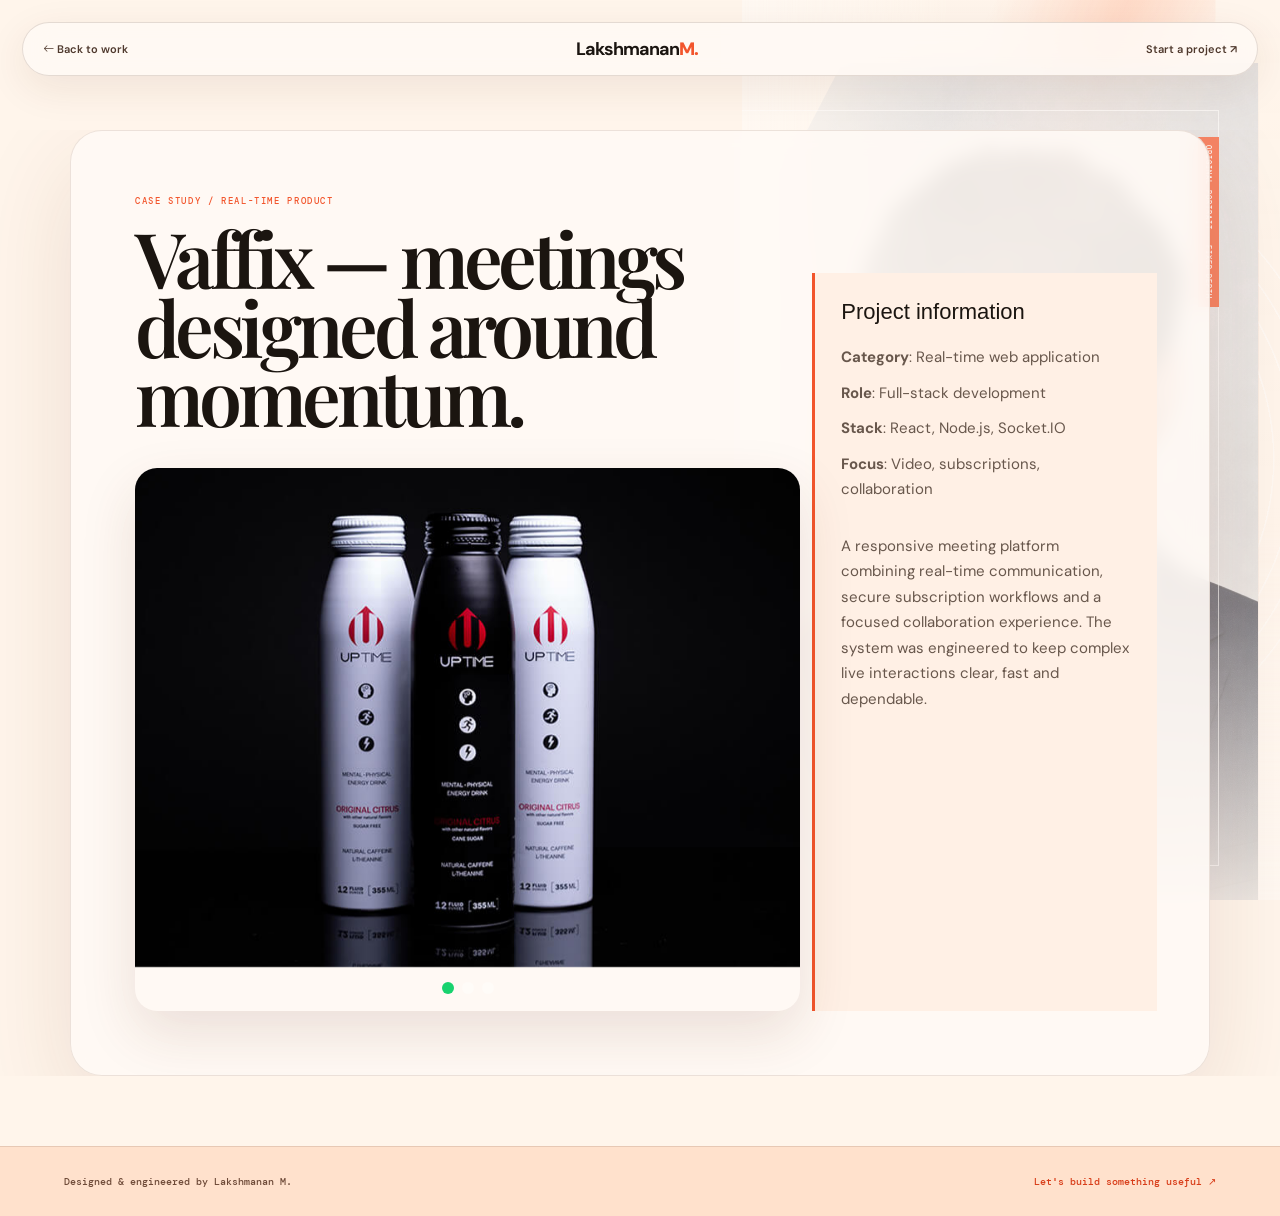
<file: portfolio-details.html>
<!DOCTYPE html>
<html lang="en">

<head>
  <meta charset="utf-8">
  <meta content="width=device-width, initial-scale=1.0" name="viewport">

  <title>Vaffix Case Study — Lakshmanan M.</title>
  <meta content="Vaffix real-time video meeting platform case study by full-stack developer Lakshmanan M." name="description">
  <meta content="Vaffix, video meeting platform, React, Node.js, WebRTC, Socket.IO" name="keywords">

  <!-- Favicons -->
  <link href="assets/img/my_img.ico" rel="icon">
  <link href="assets/img/apple-touch-icon.png" rel="apple-touch-icon">

  <!-- Google Fonts -->
  <link href="https://fonts.googleapis.com/css2?family=DM+Mono:wght@400;500&family=DM+Sans:opsz,wght@9..40,400;9..40,500;9..40,600;9..40,700&family=Playfair+Display:ital,wght@0,500;0,600;1,500&display=swap" rel="stylesheet">

  <!-- Vendor CSS Files -->
  <link href="assets/vendor/bootstrap/css/bootstrap.min.css" rel="stylesheet">
  <link href="assets/vendor/bootstrap-icons/bootstrap-icons.css" rel="stylesheet">
  <link href="assets/vendor/boxicons/css/boxicons.min.css" rel="stylesheet">
  <link href="assets/vendor/glightbox/css/glightbox.min.css" rel="stylesheet">
  <link href="assets/vendor/remixicon/remixicon.css" rel="stylesheet">
  <link href="assets/vendor/swiper/swiper-bundle.min.css" rel="stylesheet">

  <!-- Template Main CSS File -->
  <link href="assets/css/style.css" rel="stylesheet">

  <!-- =======================================================
  * Template Name: Personal
  * Updated: Jan 29 2024 with Bootstrap v5.3.2
  * Template URL: https://bootstrapmade.com/personal-free-resume-bootstrap-template/
  * Author: BootstrapMade.com
  * License: https://bootstrapmade.com/license/
  ======================================================== -->
</head>

<body class="project-detail-page">
  <div class="portrait-stage portrait-stage-detail" aria-hidden="true">
    <div class="portrait-stage-halo"></div>
    <img class="portrait-face portrait-face-base" src="assets/img/lakshmanan-photo.jpg" alt="">
    <span class="portrait-stage-outline"></span>
  </div>
  <nav class="detail-nav" aria-label="Case study navigation"><a href="index.html#portfolio"><i class="bi bi-arrow-left"></i> Back to work</a><span>Lakshmanan<strong>M.</strong></span><a href="index.html#contact">Start a project ↗</a></nav>

  <main id="main">

    <!-- ======= Portfolio Details ======= -->
    <div id="portfolio-details" class="portfolio-details">
      <div class="container">

        <div class="row">

          <div class="col-lg-8">
            <p class="detail-kicker">Case study / Real-time product</p>
            <h2 class="portfolio-title">Vaffix — meetings designed around momentum.</h2>

            <div class="portfolio-details-slider swiper">
              <div class="swiper-wrapper align-items-center">

                <div class="swiper-slide">
                  <img src="assets/img/portfolio/portfolio-1.jpg" alt="Vaffix meeting platform interface">
                </div>

                <div class="swiper-slide">
                  <img src="assets/img/portfolio/portfolio-2.jpg" alt="Real-time product workflow interface">
                </div>

                <div class="swiper-slide">
                  <img src="assets/img/portfolio/portfolio-3.jpg" alt="Application dashboard interface">
                </div>

              </div>
              <div class="swiper-pagination"></div>
            </div>

          </div>

          <div class="col-lg-4 portfolio-info">
            <h3>Project information</h3>
            <ul>
              <li><strong>Category</strong>: Real-time web application</li>
              <li><strong>Role</strong>: Full-stack development</li>
              <li><strong>Stack</strong>: React, Node.js, Socket.IO</li>
              <li><strong>Focus</strong>: Video, subscriptions, collaboration</li>
            </ul>

            <p>
              A responsive meeting platform combining real-time communication, secure subscription workflows and a focused collaboration experience. The system was engineered to keep complex live interactions clear, fast and dependable.
            </p>
          </div>

        </div>

      </div>
    </div><!-- End Portfolio Details -->

  </main><!-- End #main -->

  <div class="detail-footer">Designed &amp; engineered by Lakshmanan M. <a href="index.html#contact">Let's build something useful ↗</a></div>

  <!-- Vendor JS Files -->
  <script src="assets/vendor/purecounter/purecounter_vanilla.js"></script>
  <script src="assets/vendor/bootstrap/js/bootstrap.bundle.min.js"></script>
  <script src="assets/vendor/glightbox/js/glightbox.min.js"></script>
  <script src="assets/vendor/isotope-layout/isotope.pkgd.min.js"></script>
  <script src="assets/vendor/swiper/swiper-bundle.min.js"></script>
  <script src="assets/vendor/waypoints/noframework.waypoints.js"></script>
  <script src="assets/vendor/php-email-form/validate.js"></script>

  <!-- Template Main JS File -->
  <script src="assets/js/main.js"></script>

</body>

</html>
</file>
<file: assets/css/style.css>
/*--------------------------------------------------------------
# General
--------------------------------------------------------------*/
body {
  font-family: "Open Sans", sans-serif;
  background-color: #040404;
  color: #fff;
  position: relative;
  background: transparent;
}

body::before {
  content: "";
  position: fixed;
  /* background: #040404 url("../img/my_img.ico")top right no-repeat; */
  background-color: #040404;
  background-size: cover;
  left: 0;
  right: 0;
  top: 0;
  height: 100vh;
  z-index: -1;
}

@media (min-width: 1024px) {
  body::before {
    background-attachment: fixed;
  }
}

a {
  color: #18d26e;
  text-decoration: none;
}

a:hover {
  color: #35e888;
  text-decoration: none;
}

h1,
h2,
h3,
h4,
h5,
h6 {
  font-family: "Raleway", sans-serif;
}

/*--------------------------------------------------------------
# Header
--------------------------------------------------------------*/
#header {
  transition: ease-in-out 0.3s;
  position: relative;
  height: 100vh;
  display: flex;
  align-items: center;
  z-index: 997;
  overflow-y: auto;
}

#header * {
  transition: ease-in-out 0.3s;
}

#header h1 {
  font-size: 48px;
  margin: 0;
  padding: 0;
  line-height: 1;
  font-weight: 700;
  font-family: "Poppins", sans-serif;
}

#header h1 a,
#header h1 a:hover {
  color: #fff;
  line-height: 1;
  display: inline-block;
}

#header h2 {
  font-size: 24px;
  margin-top: 20px;
  color: rgba(255, 255, 255, 0.8);
}

#header h2 span {
  color: #18d26e;
  /* border-bottom: 2px solid #18d26e; */
  padding-bottom: 6px;
}

#header img {
  padding: 0;
  margin: 0;
}

#header .social-links {
  margin-top: 40px;
  display: flex;
}

#header .social-links a {
  font-size: 16px;
  display: flex;
  justify-content: center;
  align-items: center;
  background: rgba(255, 255, 255, 0.1);
  color: #fff;
  line-height: 1;
  margin-right: 8px;
  border-radius: 50%;
  width: 40px;
  height: 40px;
}

#header .social-links a:hover {
  background: #18d26e;
}

@media (max-width: 992px) {
  #header h1 {
    font-size: 36px;
  }

  #header h2 {
    font-size: 20px;
    line-height: 30px;
  }

  #header .social-links {
    margin-top: 15px;
  }

  #header .container {
    display: flex;
    flex-direction: column;
    align-items: center;
  }
}

/* Header Top */
#header.header-top {
  height: 80px;
  position: fixed;
  left: 0;
  top: 0;
  right: 0;
  background: rgba(0, 0, 0, 0.9);
}

#header.header-top .social-links,
#header.header-top h2 {
  display: none;
}

#header.header-top h1 {
  margin-right: auto;
  font-size: 36px;
}

#header.header-top img {
  max-height: 60px;
  margin-right: 20px !important;
}

#header.header-top .container {
  display: flex;
  align-items: center;
}

#header.header-top .navbar {
  margin: 0;
}

@media (max-width: 768px) {
  #header.header-top {
    height: 60px;
  }

  #header.header-top h1 {
    font-size: 26px;
  }
}

/*--------------------------------------------------------------
# Navigation Menu
--------------------------------------------------------------*/
/**
* Desktop Navigation 
*/
.navbar {
  padding: 0;
  margin-top: 35px;
}

.navbar ul {
  margin: 0;
  padding: 0;
  display: flex;
  list-style: none;
  align-items: center;
}

.navbar li {
  position: relative;
}

.navbar li+li {
  margin-left: 30px;
}

.navbar a,
.navbar a:focus {
  display: flex;
  align-items: center;
  justify-content: space-between;
  padding: 0;
  font-family: "Poppins", sans-serif;
  font-size: 16px;
  font-weight: 400;
  color: rgba(255, 255, 255, 0.7);
  white-space: nowrap;
  transition: 0.3s;
}

.navbar a i,
.navbar a:focus i {
  font-size: 12px;
  line-height: 0;
  margin-left: 5px;
}

.navbar a:before {
  content: "";
  position: absolute;
  width: 0;
  height: 2px;
  bottom: -4px;
  left: 0;
  background-color: #18d26e;
  visibility: hidden;
  width: 0px;
  transition: all 0.3s ease-in-out 0s;
}

.navbar a:hover:before,
.navbar li:hover>a:before,
.navbar .active:before {
  visibility: visible;
  width: 25px;
}

.navbar a:hover,
.navbar .active,
.navbar .active:focus,
.navbar li:hover>a {
  color: #fff;
}

/**
* Mobile Navigation 
*/
.mobile-nav-toggle {
  color: #fff;
  font-size: 28px;
  cursor: pointer;
  display: none;
  line-height: 0;
  transition: 0.5s;
  position: fixed;
  right: 15px;
  top: 15px;
}

@media (max-width: 991px) {
  .mobile-nav-toggle {
    display: block;
  }

  .navbar ul {
    display: none;
  }
}

.navbar-mobile {
  position: fixed;
  overflow: hidden;
  top: 0;
  right: 0;
  left: 0;
  bottom: 0;
  background: rgba(0, 0, 0, 0.9);
  transition: 0.3s;
  z-index: 999;
  margin-top: 0;
}

.navbar-mobile .mobile-nav-toggle {
  position: absolute;
  top: 15px;
  right: 15px;
}

.navbar-mobile ul {
  display: block;
  position: absolute;
  top: 55px;
  right: 15px;
  bottom: 45px;
  left: 15px;
  padding: 10px 0;
  overflow-y: auto;
  transition: 0.3s;
  border: 2px solid rgba(255, 255, 255, 0.2);
}

.navbar-mobile li {
  padding: 12px 20px;
}

.navbar-mobile li+li {
  margin: 0;
}

.navbar-mobile a,
.navbar-mobile a:focus {
  font-size: 16px;
  position: relative;
}

/*--------------------------------------------------------------
# Sections General
--------------------------------------------------------------*/
section {
  overflow: hidden;
  position: absolute;
  width: 100%;
  top: 140px;
  bottom: 100%;
  opacity: 0;
  transition: ease-in-out 0.4s;
  z-index: 2;
}

section.section-show {
  top: 100px;
  bottom: auto;
  opacity: 1;
  padding-bottom: 45px;
}

section .container {
  background: rgba(0, 0, 0, 0.9);
  padding: 30px;
}

@media (max-width: 768px) {
  section {
    top: 120px;
  }

  section.section-show {
    top: 80px;
  }
}

.section-title h2 {
  font-size: 14px;
  font-weight: 500;
  padding: 0;
  line-height: 1px;
  margin: 0 0 20px 0;
  letter-spacing: 2px;
  text-transform: uppercase;
  color: #aaaaaa;
  font-family: "Poppins", sans-serif;
}

.section-title h2::after {
  content: "";
  width: 120px;
  height: 1px;
  display: inline-block;
  background: #4ceb95;
  margin: 4px 10px;
}

.section-title p {
  margin: 0;
  margin: -15px 0 15px 0;
  font-size: 36px;
  font-weight: 700;
  text-transform: uppercase;
  font-family: "Poppins", sans-serif;
  color: #fff;
}

/*--------------------------------------------------------------
# About
--------------------------------------------------------------*/
.about-me .content h3 {
  font-weight: 700;
  font-size: 26px;
  color: #18d26e;
}

.about-me .content ul {
  list-style: none;
  padding: 0;
}

.about-me .content ul li {
  margin-bottom: 20px;
  display: flex;
  align-items: center;
}

.about-me .content ul strong {
  margin-right: 10px;
}

.about-me .content ul i {
  font-size: 16px;
  margin-right: 5px;
  color: #18d26e;
  line-height: 0;
}

.about-me .content p:last-child {
  margin-bottom: 0;
}

/*--------------------------------------------------------------
# Counts
--------------------------------------------------------------*/
.counts {
  padding: 70px 0 60px;
}

.counts .count-box {
  padding: 30px 30px 25px 30px;
  width: 100%;
  position: relative;
  text-align: center;
  background: rgba(255, 255, 255, 0.08);
}

.counts .count-box i {
  position: absolute;
  top: -25px;
  left: 50%;
  transform: translateX(-50%);
  font-size: 24px;
  background: rgba(255, 255, 255, 0.1);
  padding: 12px;
  color: #18d26e;
  border-radius: 50px;
  line-height: 0;
}

.counts .count-box span {
  font-size: 36px;
  display: block;
  font-weight: 600;
  color: #fff;
}

.counts .count-box p {
  padding: 0;
  margin: 0;
  font-family: "Raleway", sans-serif;
  font-size: 14px;
}

/*--------------------------------------------------------------
# Skills
--------------------------------------------------------------*/
.skills .progress {
  height: 60px;
  display: block;
  background: none;
  border-radius: 0;
}

.skills .progress .skill {
  padding: 10px 0;
  margin: 0;
  text-transform: uppercase;
  display: block;
  font-weight: 600;
  font-family: "Poppins", sans-serif;
  color: #fff;
}

.skills .progress .skill .val {
  float: right;
  font-style: normal;
}

.skills .progress-bar-wrap {
  background: rgba(255, 255, 255, 0.2);
}

.skills .progress-bar {
  width: 1px;
  height: 10px;
  transition: 0.9s;
  background-color: #18d26e;
}

/*--------------------------------------------------------------
# Interests
--------------------------------------------------------------*/
.interests .icon-box {
  display: flex;
  align-items: center;
  padding: 20px;
  background: rgba(255, 255, 255, 0.08);
  transition: ease-in-out 0.3s;
}

.interests .icon-box img {
  font-size: 32px;
  margin-right: 10px;
  width: 32px;
  height: 32px;
  line-height: 1;
}
.interests .icon-box i {
  font-size: 32px;
  padding-right: 10px;
  line-height: 1;
}

.interests .icon-box h3 {
  font-weight: 700;
  margin: 0;
  padding: 0;
  line-height: 1;
  font-size: 16px;
  color: #fff;
}

.interests .icon-box:hover {
  background: rgba(255, 255, 255, 0.12);
}

/*--------------------------------------------------------------
# Testimonials
--------------------------------------------------------------*/
.testimonials .testimonials-carousel,
.testimonials .testimonials-slider {
  overflow: hidden;
}

.testimonials .testimonial-item {
  box-sizing: content-box;
  min-height: 320px;
}

.testimonials .testimonial-item .testimonial-img {
  width: 90px;
  border-radius: 50%;
  margin: -40px 0 0 40px;
  position: relative;
  z-index: 2;
  border: 6px solid rgba(255, 255, 255, 0.12);
}

.testimonials .testimonial-item h3 {
  font-size: 18px;
  font-weight: bold;
  margin: 10px 0 5px 45px;
  color: #fff;
}

.testimonials .testimonial-item h4 {
  font-size: 14px;
  color: #999;
  margin: 0 0 0 45px;
}

.testimonials .testimonial-item .quote-icon-left,
.testimonials .testimonial-item .quote-icon-right {
  color: rgba(255, 255, 255, 0.25);
  font-size: 26px;
}

.testimonials .testimonial-item .quote-icon-left {
  display: inline-block;
  left: -5px;
  position: relative;
}

.testimonials .testimonial-item .quote-icon-right {
  display: inline-block;
  right: -5px;
  position: relative;
  top: 10px;
}

.testimonials .testimonial-item p {
  font-style: italic;
  margin: 0 15px 0 15px;
  padding: 20px 20px 60px 20px;
  background: rgba(255, 255, 255, 0.1);
  position: relative;
  border-radius: 6px;
  position: relative;
  z-index: 1;
}

.testimonials .swiper-pagination {
  margin-top: 20px;
  position: relative;
}

.testimonials .swiper-pagination .swiper-pagination-bullet {
  width: 12px;
  height: 12px;
  opacity: 1;
  background-color: rgba(255, 255, 255, 0.3);
}

.testimonials .swiper-pagination .swiper-pagination-bullet-active {
  background-color: #18d26e;
}

/*--------------------------------------------------------------
# Resume
--------------------------------------------------------------*/
.resume .resume-title {
  font-size: 26px;
  font-weight: 700;
  margin-top: 20px;
  margin-bottom: 20px;
  color: #fff;
}

.resume .resume-item {
  padding: 0 0 20px 20px;
  margin-top: -2px;
  border-left: 2px solid rgba(255, 255, 255, 0.2);
  position: relative;
}

.resume .resume-item h4 {
  line-height: 18px;
  font-size: 18px;
  font-weight: 600;
  text-transform: uppercase;
  font-family: "Poppins", sans-serif;
  color: #18d26e;
  margin-bottom: 10px;
}

.resume .resume-item h5 {
  font-size: 16px;
  background: rgba(255, 255, 255, 0.15);
  padding: 5px 15px;
  display: inline-block;
  font-weight: 600;
  margin-bottom: 10px;
}

.resume .resume-item ul {
  padding-left: 20px;
}

.resume .resume-item ul li {
  padding-bottom: 10px;
}

.resume .resume-item:last-child {
  padding-bottom: 0;
}

.resume .resume-item::before {
  content: "";
  position: absolute;
  width: 16px;
  height: 16px;
  border-radius: 50px;
  left: -9px;
  top: 0;
  background: #18d26e;
  border: 2px solid #18d26e;
}


/*--------------------------------------------------------------
# Portfolio
--------------------------------------------------------------*/
.portfolio .portfolio-item {
  margin-bottom: 30px;
}

.portfolio #portfolio-flters {
  padding: 0;
  margin: 0 auto 15px auto;
  list-style: none;
  text-align: center;
  border-radius: 50px;
  padding: 2px 15px;
}

.portfolio #portfolio-flters li {
  cursor: pointer;
  display: inline-block;
  padding: 8px 16px 10px 16px;
  font-size: 14px;
  font-weight: 600;
  line-height: 1;
  text-transform: uppercase;
  color: #fff;
  background: rgba(255, 255, 255, 0.1);
  margin: 0 3px 10px 3px;
  transition: all 0.3s ease-in-out;
  border-radius: 4px;
}

.portfolio #portfolio-flters li:hover,
.portfolio #portfolio-flters li.filter-active {
  background: #18d26e;
}

.portfolio #portfolio-flters li:last-child {
  margin-right: 0;
}

.portfolio .portfolio-wrap {
  transition: 0.3s;
  position: relative;
  overflow: hidden;
  z-index: 1;
  background: rgba(0, 0, 0, 0.6);
}

.portfolio .portfolio-wrap::before {
  content: "";
  background: rgba(0, 0, 0, 0.6);
  position: absolute;
  left: 30px;
  right: 30px;
  top: 30px;
  bottom: 30px;
  transition: all ease-in-out 0.3s;
  z-index: 2;
  opacity: 0;
}

.portfolio .portfolio-wrap .portfolio-info {
  opacity: 0;
  position: absolute;
  top: 0;
  left: 0;
  right: 0;
  bottom: 0;
  text-align: center;
  z-index: 3;
  transition: all ease-in-out 0.3s;
  display: flex;
  flex-direction: column;
  justify-content: center;
  align-items: center;
}

.portfolio .portfolio-wrap .portfolio-info::before {
  display: block;
  content: "";
  width: 48px;
  height: 48px;
  position: absolute;
  top: 35px;
  left: 35px;
  border-top: 3px solid #fff;
  border-left: 3px solid #fff;
  transition: all 0.5s ease 0s;
  z-index: 9994;
}

.portfolio .portfolio-wrap .portfolio-info::after {
  display: block;
  content: "";
  width: 48px;
  height: 48px;
  position: absolute;
  bottom: 35px;
  right: 35px;
  border-bottom: 3px solid #fff;
  border-right: 3px solid #fff;
  transition: all 0.5s ease 0s;
  z-index: 9994;
}

.portfolio .portfolio-wrap .portfolio-info h4 {
  font-size: 20px;
  color: #fff;
  font-weight: 600;
}

.portfolio .portfolio-wrap .portfolio-info p {
  color: #ffffff;
  font-size: 14px;
  text-transform: uppercase;
  padding: 0;
  margin: 0;
}

.portfolio .portfolio-wrap .portfolio-links {
  text-align: center;
  z-index: 4;
}

.portfolio .portfolio-wrap .portfolio-links a {
  color: #fff;
  margin: 0 2px;
  font-size: 28px;
  display: inline-block;
  transition: 0.3s;
}

.portfolio .portfolio-wrap .portfolio-links a:hover {
  color: #63eda3;
}

.portfolio .portfolio-wrap:hover::before {
  top: 0;
  left: 0;
  right: 0;
  bottom: 0;
  opacity: 1;
}

.portfolio .portfolio-wrap:hover .portfolio-info {
  opacity: 1;
}

.portfolio .portfolio-wrap:hover .portfolio-info::before {
  top: 15px;
  left: 15px;
}

.portfolio .portfolio-wrap:hover .portfolio-info::after {
  bottom: 15px;
  right: 15px;
}

/*--------------------------------------------------------------
# Portfolio Details
--------------------------------------------------------------*/
.portfolio-details {
  padding-top: 40px;
  background: rgba(0, 0, 0, 0.8);
  position: fixed;
  left: 0;
  right: 0;
  top: 0;
  bottom: 0;
  overflow-y: auto;
}

.portfolio-details .container {
  padding-top: 20px;
  padding-bottom: 40px;
}

.portfolio-details .portfolio-title {
  font-size: 26px;
  font-weight: 700;
  margin-bottom: 20px;
}

.portfolio-details .portfolio-info {
  padding-top: 45px;
}

.portfolio-details .portfolio-info h3 {
  font-size: 22px;
  font-weight: 400;
  margin-bottom: 20px;
}

.portfolio-details .portfolio-info ul {
  list-style: none;
  padding: 0;
  font-size: 15px;
}

.portfolio-details .portfolio-info ul li+li {
  margin-top: 10px;
}

.portfolio-details .portfolio-info p {
  font-size: 15px;
  padding: 15px 0 0 0;
}

@media (max-width: 992px) {
  .portfolio-details .portfolio-info {
    padding-top: 20px;
  }
}

.portfolio-details .swiper-pagination {
  margin-top: 20px;
  position: relative;
}

.portfolio-details .swiper-pagination .swiper-pagination-bullet {
  width: 12px;
  height: 12px;
  opacity: 1;
  background-color: rgba(255, 255, 255, 0.3);
}

.portfolio-details .swiper-pagination .swiper-pagination-bullet-active {
  background-color: #18d26e;
}

/*--------------------------------------------------------------
# Contact
--------------------------------------------------------------*/
.contact .info-box {
  color: #444444;
  padding: 20px;
  width: 100%;
  background: rgba(255, 255, 255, 0.08);
}

.contact .info-box i.bx {
  font-size: 24px;
  color: #18d26e;
  border-radius: 50%;
  padding: 14px;
  float: left;
  background: rgba(255, 255, 255, 0.1);
}

.contact .info-box h3 {
  font-size: 20px;
  color: rgba(255, 255, 255, 0.5);
  font-weight: 700;
  margin: 10px 0 8px 68px;
}

.contact .info-box p {
  padding: 0;
  color: #fff;
  line-height: 24px;
  font-size: 14px;
  margin: 0 0 0 68px;
}

.contact .info-box .social-links {
  margin: 5px 0 0 68px;
  display: flex;
}

.contact .info-box .social-links a {
  font-size: 18px;
  display: inline-block;
  color: #fff;
  line-height: 1;
  margin-right: 12px;
  transition: 0.3s;
}

.contact .info-box .social-links a:hover {
  color: #18d26e;
}

.contact .php-email-form {
  padding: 30px;
  background: rgba(255, 255, 255, 0.08);
}

.contact .php-email-form .error-message {
  display: none;
  background: rgba(255, 255, 255, 0.08);
  background: #ed3c0d;
  text-align: left;
  padding: 15px;
  font-weight: 600;
}

.contact .php-email-form .error-message br+br {
  margin-top: 25px;
}

.contact .php-email-form .sent-message {
  display: none;
  background: rgba(255, 255, 255, 0.08);
  background: #18d26e;
  text-align: center;
  padding: 15px;
  font-weight: 600;
}

.contact .php-email-form .loading {
  display: none;
  background: rgba(255, 255, 255, 0.08);
  text-align: center;
  padding: 15px;
}

.contact .php-email-form .loading:before {
  content: "";
  display: inline-block;
  border-radius: 50%;
  width: 24px;
  height: 24px;
  margin: 0 10px -6px 0;
  border: 3px solid #18d26e;
  border-top-color: #eee;
  animation: animate-loading 1s linear infinite;
}

.contact .php-email-form input,
.contact .php-email-form textarea {
  border-radius: 0;
  box-shadow: none;
  font-size: 14px;
  background: rgba(255, 255, 255, 0.08);
  border: 0;
  transition: 0.3s;
  color: #fff;
}

.contact .php-email-form input:focus,
.contact .php-email-form textarea:focus {
  background-color: rgba(255, 255, 255, 0.11);
}

.contact .php-email-form input::-moz-placeholder,
.contact .php-email-form textarea::-moz-placeholder {
  color: rgba(255, 255, 255, 0.3);
  opacity: 1;
}

.contact .php-email-form input::placeholder,
.contact .php-email-form textarea::placeholder {
  color: rgba(255, 255, 255, 0.3);
  opacity: 1;
}

.contact .php-email-form input {
  padding: 10px 15px;
}

.contact .php-email-form textarea {
  padding: 12px 15px;
}

.contact .php-email-form button[type=submit] {
  background: #18d26e;
  border: 0;
  padding: 10px 30px;
  color: #fff;
  transition: 0.4s;
  border-radius: 4px;
}

.contact .php-email-form button[type=submit]:hover {
  background: #15bb62;
}

@keyframes animate-loading {
  0% {
    transform: rotate(0deg);
  }

  100% {
    transform: rotate(360deg);
  }
}

/* Immersive portfolio refresh */
:root { --ink:#070713; --surface:rgba(18,18,38,.72); --line:rgba(166,173,255,.19); --violet:#9a7cff; --cyan:#45e3ff; --pink:#ff79c8; }
html { scroll-behavior:smooth; } body { background:var(--ink); overflow-x:hidden; } body::before { background:radial-gradient(circle at 80% 8%,rgba(112,71,222,.19),transparent 30%),radial-gradient(circle at 12% 50%,rgba(28,196,221,.1),transparent 24%),#070713; }
.ambient-scene,.ambient-scene span { position:fixed; pointer-events:none; inset:0; z-index:-1; overflow:hidden; }.star-field { opacity:.45; background-image:radial-gradient(#fff 1px,transparent 1.5px),radial-gradient(#a895ff 1px,transparent 1.5px); background-size:57px 57px,113px 113px; background-position:0 0,31px 28px; mask-image:linear-gradient(to bottom,#000,transparent 85%); animation:driftStars 18s linear infinite; }.grid-plane { inset:auto -30% -55%!important; height:75vh; background:linear-gradient(rgba(114,103,255,.14) 1px,transparent 1px),linear-gradient(90deg,rgba(114,103,255,.14) 1px,transparent 1px); background-size:50px 50px; transform:perspective(340px) rotateX(62deg); mask-image:linear-gradient(transparent,#000 44%,transparent); }.orb { width:380px;height:380px;border-radius:50%;filter:blur(55px);opacity:.24; }.orb-one { inset:9% auto auto -120px!important;background:#3c7dff;animation:floatOrb 12s ease-in-out infinite; }.orb-two { inset:42% -130px auto auto!important;background:#e25dc4;animation:floatOrb 16s ease-in-out -5s infinite reverse; }.scroll-progress { position:fixed;top:0;left:0;right:0;height:3px;z-index:1001;background:rgba(255,255,255,.04); }.scroll-progress span { display:block;height:100%;width:0;background:linear-gradient(90deg,var(--cyan),var(--violet),var(--pink));box-shadow:0 0 16px var(--cyan); }
#header { min-height:100vh;height:100vh;overflow:hidden; }.hero-layout { display:grid!important;grid-template-columns:1fr .8fr;align-items:center;gap:4rem;position:relative; }.hero-copy { position:relative;z-index:2; }.hero-kicker { font:600 11px/1 "Poppins",sans-serif;letter-spacing:.19em;text-transform:uppercase;color:#c7c8df;margin:0 0 22px;display:flex;align-items:center;gap:10px; }.hero-kicker span { width:8px;height:8px;border-radius:50%;background:#5cffb3;box-shadow:0 0 0 5px rgba(92,255,179,.12);animation:pulse 2s infinite; } #header h1 { font-size:clamp(3.1rem,7vw,6.5rem);letter-spacing:-.07em;max-width:720px; } #header h1 a { background:linear-gradient(115deg,#fff 20%,#b9b4ff 70%,#fff);-webkit-background-clip:text;background-clip:text;color:transparent; } #header h1 em { color:var(--cyan);font-style:normal; } #header h2 { max-width:550px;font-size:19px;line-height:1.75;letter-spacing:.01em; } #header h2 span { color:var(--cyan);border-bottom:1px solid rgba(69,227,255,.5); } #header .navbar { margin-top:30px; }.navbar a:before { background:var(--cyan); } #header .social-links { margin-top:28px; } #header .social-links a { border:1px solid var(--line);background:rgba(255,255,255,.05);backdrop-filter:blur(8px); } #header .social-links a:hover { background:var(--violet);transform:translateY(-4px); }.hero-scroll { width:fit-content;margin-top:42px;display:inline-flex;gap:14px;align-items:center;color:#fff;font:600 13px "Poppins",sans-serif;padding:13px 18px;border-radius:100px;background:linear-gradient(100deg,rgba(154,124,255,.24),rgba(69,227,255,.14));border:1px solid var(--line); }.hero-scroll:hover { color:#fff;transform:translateY(-3px);box-shadow:0 12px 35px rgba(69,227,255,.15); }.hero-visual { min-height:470px;position:relative;perspective:900px; }.hero-core { position:absolute;inset:135px auto auto 50%;transform:translateX(-50%);width:178px;height:178px;border-radius:44% 56% 55% 45%;display:flex;flex-direction:column;align-items:center;justify-content:center;background:linear-gradient(145deg,#bca8ff,#6756d6 55%,#172960);border:1px solid rgba(255,255,255,.7);box-shadow:0 0 0 16px rgba(121,93,255,.08),0 25px 80px rgba(47,33,137,.68);animation:coreMorph 8s ease-in-out infinite; }.hero-core span { font:700 68px/1 "Poppins",sans-serif;letter-spacing:-.12em;margin-left:-8px;color:#fff;text-shadow:5px 5px 0 rgba(7,7,19,.22); }.hero-core small { margin-top:8px;font:700 9px "Poppins";letter-spacing:.15em;color:#dffbff; }.visual-ring { position:absolute;border:1px solid rgba(159,168,255,.38);border-radius:50%;left:50%;top:224px;transform:translate(-50%,-50%) rotateX(66deg); }.ring-outer { width:430px;height:200px;animation:spin3d 12s linear infinite; }.ring-inner { width:290px;height:130px;border-color:rgba(69,227,255,.58);animation:spin3d 8s linear infinite reverse; }.code-card { position:absolute;padding:16px 18px;background:rgba(20,20,48,.68);border:1px solid rgba(196,202,255,.27);border-radius:15px;backdrop-filter:blur(12px);box-shadow:0 16px 45px rgba(0,0,0,.3);animation:cardFloat 5s ease-in-out infinite; }.code-card-one { top:82px;left:8%;transform:rotate(-10deg); }.code-card-one small { display:block;color:var(--cyan);letter-spacing:.15em;font:700 9px Poppins; }.code-card-one strong { font:700 38px Poppins;color:#fff; }.code-card-two { bottom:78px;right:0;display:flex;gap:10px;align-items:center;transform:rotate(8deg);animation-delay:-2s; }.code-card-two i { color:#ffe36e;font-size:22px; }.code-card-two span { font:700 10px/1.4 Poppins;letter-spacing:.12em;color:#fff; }.scroll-cue { position:absolute;bottom:25px;left:50%;transform:translateX(-50%);width:25px;height:40px;border:1px solid rgba(255,255,255,.42);border-radius:20px; }.scroll-cue span { display:block;width:4px;height:8px;margin:8px auto;border-radius:3px;background:var(--cyan);animation:scrollDot 1.6s ease-in-out infinite; }
#header.header-top { height:74px;background:rgba(7,7,19,.74);backdrop-filter:blur(18px);border-bottom:1px solid var(--line); }.header-top .hero-kicker,.header-top .hero-scroll,.header-top .hero-visual { display:none; }.header-top .hero-copy { display:flex;align-items:center;width:100%; }.header-top h1 { font-size:26px!important; }.header-top h1 em { color:var(--cyan);font-style:normal; } section,section.section-show { position:relative;top:auto;bottom:auto;opacity:1;overflow:visible;padding:100px 0 10px; } section .container { background:var(--surface);border:1px solid var(--line);border-radius:24px;backdrop-filter:blur(14px);box-shadow:0 24px 70px rgba(0,0,0,.18); }.section-title h2 { color:var(--cyan); }.section-title h2::after { background:linear-gradient(90deg,var(--cyan),transparent); }.section-title p { font-size:clamp(28px,4vw,44px); }.count-box,.interests .icon-box,.resume .resume-item,.contact .info-box { border:1px solid var(--line)!important;border-radius:16px;background:rgba(255,255,255,.035)!important;transition:transform .35s ease,border-color .35s ease,box-shadow .35s ease; }.count-box:hover,.interests .icon-box:hover,.contact .info-box:hover { transform:translateY(-8px) rotateX(3deg);border-color:rgba(69,227,255,.6)!important;box-shadow:0 18px 35px rgba(0,0,0,.22); }.portfolio .portfolio-wrap { border-radius:18px;overflow:hidden;border:1px solid var(--line); }.portfolio .portfolio-wrap img { transition:transform .7s cubic-bezier(.2,.8,.2,1); }.portfolio .portfolio-wrap:hover img { transform:scale(1.1) rotate(1deg); }.reveal { opacity:0;transform:translateY(38px) scale(.98);transition:opacity .75s ease,transform .75s cubic-bezier(.2,.75,.25,1); }.reveal.is-visible { opacity:1;transform:none; }
@keyframes driftStars { to { background-position:57px 120px,88px 148px; } } @keyframes floatOrb { 50% { transform:translate(80px,50px) scale(1.18); } } @keyframes pulse { 50% { transform:scale(.7);opacity:.55; } } @keyframes spin3d { to { transform:translate(-50%,-50%) rotateX(66deg) rotateZ(360deg); } } @keyframes coreMorph { 50% { border-radius:58% 42% 42% 58%;transform:translateX(-50%) translateY(-12px) rotate(8deg); } } @keyframes cardFloat { 50% { margin-top:-15px; } } @keyframes scrollDot { 50% { transform:translateY(13px);opacity:.2; } }
@media (max-width:992px) { .hero-layout { grid-template-columns:1fr;text-align:center; }.hero-copy { display:flex;flex-direction:column;align-items:center; }.hero-visual { display:none; } #header { height:100svh; } section,section.section-show { padding-top:75px; } } @media (max-width:768px) { #header.header-top .container { padding:0 20px; }.header-top h1 { font-size:21px!important; }.navbar li+li { margin-left:16px; }.scroll-cue { display:none; } section .container { border-radius:18px;padding:22px; } } @media (prefers-reduced-motion:reduce) { *,*::before,*::after { animation-duration:.01ms!important;animation-iteration-count:1!important;scroll-behavior:auto!important; }.reveal { opacity:1;transform:none; } }

/* Content polish: a quieter, more intentional editorial rhythm. */
.about-me .row { align-items: center; }
.about-me > .row > div:first-child { position: relative; }
.about-me > .row > div:first-child::before { content:""; position:absolute; inset: 9% 18% -6% 2%; border:1px solid var(--cyan); border-radius:24px; transform:rotate(-5deg); opacity:.65; }
.about-me .img-fluid { width:100%; max-width:300px; aspect-ratio:1; object-fit:cover; display:block; margin:auto; position:relative; border-radius:24px; border:1px solid rgba(255,255,255,.25); box-shadow:20px 25px 60px rgba(0,0,0,.28); }
.eyebrow { font:700 10px "Poppins",sans-serif; letter-spacing:.2em; color:var(--cyan); margin-bottom:12px; }
.about-me .content h3 { color:#fff; font:700 clamp(25px,3.3vw,39px)/1.2 "Poppins",sans-serif; letter-spacing:-.04em; max-width:650px; }
.about-me .content .fst-italic { color:#c9c8dc; font-size:17px; line-height:1.75; max-width:650px; }
.about-me .content ul { display:grid; grid-template-columns:repeat(2,minmax(0,1fr)); gap:10px; }
.about-me .content ul li { min-height:54px; margin:0; padding:11px 12px; align-items:flex-start; border-radius:10px; background:rgba(255,255,255,.035); border:1px solid rgba(255,255,255,.07); font-size:13px; }
.about-me .content ul i { color:var(--cyan); margin-top:3px; }.about-me .content ul strong { display:block; font-size:11px; color:#a9a8c0; }.about-me .content ul span { color:#fff; }
.counts .row { gap:0; }.counts .count-box { min-height:142px; display:flex; flex-direction:column; justify-content:center; }.counts .count-box i { color:var(--cyan); background:#14142c; border:1px solid var(--line); }.counts .count-box span { font:700 42px "Poppins",sans-serif; letter-spacing:-.06em; }.counts .count-box p { color:#b6b5cb; text-transform:uppercase; letter-spacing:.1em; font-size:10px; }
.interests .icon-box { min-height:82px; padding:18px; }.interests .icon-box img { width:34px; height:34px; object-fit:contain; }.interests .icon-box h3 { font-family:"Poppins",sans-serif; font-size:14px; }
.testimonials { display:none; }
.resume .resume-title { font:700 20px "Poppins",sans-serif; letter-spacing:-.03em; color:#fff; }.resume .resume-item { margin:0 0 15px; padding:22px 20px 20px 26px; border-left:1px solid rgba(69,227,255,.45)!important; }.resume .resume-item::before { width:10px; height:10px; left:-6px; top:26px; background:var(--cyan); border:2px solid #111127; box-shadow:0 0 12px var(--cyan); }.resume .resume-item h4 { color:var(--cyan); font-size:15px; letter-spacing:.02em; }.resume .resume-item h5 { border:1px solid var(--line); border-radius:100px; color:#d8d7ef; font-size:11px; background:rgba(154,124,255,.12); }.resume .resume-item p,.resume .resume-item li { color:#bdbcd0; font-size:14px; line-height:1.65; }
.portfolio #portfolio-flters { display:flex; flex-wrap:wrap; justify-content:center; gap:8px; margin-bottom:32px; padding:0; }.portfolio #portfolio-flters li { margin:0; border:1px solid var(--line); border-radius:100px; background:transparent; color:#b9b8ce; font-size:11px; letter-spacing:.08em; }.portfolio #portfolio-flters li:hover,.portfolio #portfolio-flters li.filter-active { color:#071016; background:var(--cyan); border-color:var(--cyan); }.portfolio .portfolio-item { margin-bottom:24px; }.portfolio .portfolio-wrap { aspect-ratio:4/3; background:#101020; }.portfolio .portfolio-wrap::before { inset:0; opacity:0; background:linear-gradient(180deg,transparent 25%,rgba(7,7,19,.95)); }.portfolio .portfolio-wrap:hover::before { opacity:1; }.portfolio .portfolio-wrap .portfolio-info { left:22px; right:22px; bottom:20px; top:auto; transform:translateY(12px); opacity:0; }.portfolio .portfolio-wrap:hover .portfolio-info { transform:none; opacity:1; }.portfolio .portfolio-wrap .portfolio-info::before,.portfolio .portfolio-wrap .portfolio-info::after { display:none; }.portfolio .portfolio-wrap .portfolio-info h4 { font:600 18px "Poppins",sans-serif; letter-spacing:-.03em; text-transform:none; }.portfolio .portfolio-wrap .portfolio-info p { color:var(--cyan); letter-spacing:.1em; font-size:10px; }.portfolio .portfolio-links a { width:32px; height:32px; border-radius:50%; background:rgba(255,255,255,.12); border:1px solid rgba(255,255,255,.24); }
.contact .info-box { padding:28px 22px; text-align:left; }.contact .info-box i.bx { float:none; display:inline-grid; place-items:center; width:42px; height:42px; margin:0 0 18px; border:1px solid var(--line); border-radius:12px; color:var(--cyan); background:rgba(69,227,255,.07); }.contact .info-box h3 { margin-left:0; font:600 15px "Poppins",sans-serif; color:#fff; }.contact .info-box p { margin-left:0; color:#c3c2d4; }.contact .php-email-form input,.contact .php-email-form textarea { border:1px solid var(--line); border-radius:10px; background:rgba(255,255,255,.035); padding:13px 15px; }.contact .php-email-form button[type=submit] { border-radius:100px; background:linear-gradient(90deg,var(--cyan),#9b86ff); color:#09101d; font-weight:700; }
@media (max-width:768px) { .about-me .content ul { grid-template-columns:1fr; }.about-me .img-fluid { margin-bottom:32px; max-width:230px; } .portfolio .portfolio-wrap .portfolio-info { opacity:1; transform:none; } .portfolio .portfolio-wrap::before { opacity:1; } }

/* Visual clarity fix
   The previous ambient selector gave every glow orb `inset: 0`, stretching the
   blurred orbs across the viewport. Keep the scene behind the content and size
   each effect independently. */
.ambient-scene { position:fixed; inset:0; overflow:hidden; pointer-events:none; z-index:0; }
.ambient-scene span { position:absolute; inset:auto; pointer-events:none; }
.ambient-scene .star-field { inset:0; }
.ambient-scene .grid-plane { inset:auto -30% -55% !important; }
.ambient-scene .orb { inset:auto; width:380px; height:380px; }
.ambient-scene .orb-one { top:9%; left:-120px; right:auto; bottom:auto; }
.ambient-scene .orb-two { top:42%; right:-130px; left:auto; bottom:auto; }

/* Content should always be sharp. The translucent treatment is kept without
   applying a blur filter to the page behind each panel. */
section .container { background:rgba(13,13,30,.92); backdrop-filter:none; -webkit-backdrop-filter:none; }
#header.header-top { backdrop-filter:none; -webkit-backdrop-filter:none; background:rgba(7,7,19,.96); }
.hero-visual { filter:none; }

/* Keep decorative lighting subtle so it cannot reduce contrast. */
.orb { filter:blur(65px); opacity:.12; }
.star-field { opacity:.28; }
.grid-plane { opacity:.5; }

/* Safe fallback: page content must never depend on an animation callback to be visible. */
.reveal { opacity:1; transform:none; }

/* Page-flow repair
   The old template used absolute-positioned sections and a full-height header.
   In a scrolling site that made the hero stack on top of Resume/Portfolio.
   These rules deliberately override that old behaviour at every breakpoint. */
section,
section.section-show {
  position: relative !important;
  top: auto !important;
  right: auto !important;
  bottom: auto !important;
  left: auto !important;
  display: block !important;
  visibility: visible !important;
  opacity: 1 !important;
  z-index: 2 !important;
  scroll-margin-top: 92px;
}

#header,
#header.header-top {
  position: relative !important;
  top: auto !important;
  right: auto !important;
  bottom: auto !important;
  left: auto !important;
  height: 100vh !important;
  min-height: 640px;
  background: transparent !important;
  border: 0 !important;
  z-index: 1 !important;
}

/* A dedicated navigation bar replaces the template header once the user begins
   scrolling. It never covers or darkens the section content. */
.site-nav {
  position: fixed;
  inset: 15px 50% auto auto;
  transform: translateX(50%) translateY(-130px);
  width: min(1180px, calc(100% - 32px));
  height: 62px;
  padding: 0 14px 0 22px;
  display: flex;
  align-items: center;
  justify-content: space-between;
  gap: 22px;
  border: 1px solid rgba(160, 176, 255, .24);
  border-radius: 18px;
  background: rgba(10, 10, 25, .97);
  box-shadow: 0 16px 40px rgba(0, 0, 0, .28);
  opacity: 0;
  pointer-events: none;
  transition: transform .35s ease, opacity .35s ease;
  z-index: 1000;
}
body.is-scrolled .site-nav { transform: translateX(50%) translateY(0); opacity: 1; pointer-events: auto; }
.site-brand { color: #fff; font: 700 20px "Poppins", sans-serif; letter-spacing: -.06em; white-space: nowrap; }.site-brand span { color: var(--cyan); }.site-brand:hover { color: #fff; }
.site-nav-links { display: flex; align-items: center; gap: 27px; }.site-nav-links a { position: relative; color: #c5c4d8; font: 500 13px "Poppins", sans-serif; }.site-nav-links a:hover,.site-nav-links a.active { color: #fff; }.site-nav-links a.active::after { content:""; position:absolute; height:2px; border-radius:2px; right:0; bottom:-8px; left:0; background:var(--cyan); }
.site-nav-cta { padding: 10px 14px; border-radius: 10px; color: #07111b; background: var(--cyan); font: 700 12px "Poppins", sans-serif; white-space: nowrap; }.site-nav-cta:hover { color:#07111b; transform: translateY(-1px); }

@media (max-width: 720px) {
  #header,#header.header-top { min-height: 600px; }
  .site-nav { height:56px; padding:0 13px 0 16px; border-radius:14px; }
  .site-brand { font-size:18px; }.site-nav-links { gap:14px; }.site-nav-links a { font-size:11px; }.site-nav-cta { display:none; }
}

@media (max-width: 460px) { .site-nav-links { gap:10px; }.site-nav-links a { font-size:10px; }.site-brand { font-size:16px; } }

/* Résumé CTA and high-confidence motion choreography. */
.hero-actions { display:flex; align-items:center; flex-wrap:wrap; gap:12px; margin-top:42px; }.hero-actions .hero-scroll { margin-top:0; }
.resume-download { display:inline-flex; align-items:center; justify-content:center; gap:9px; border:1px solid rgba(255,255,255,.24); padding:13px 18px; border-radius:100px; color:#fff; background:rgba(255,255,255,.055); font:600 13px "Poppins",sans-serif; transition:transform .25s ease, border-color .25s ease, background .25s ease; }.resume-download:hover { color:#fff; transform:translateY(-3px); background:rgba(69,227,255,.12); border-color:var(--cyan); }.hero-download i { color:var(--cyan); }
.resume-intro { display:flex; align-items:center; justify-content:space-between; gap:22px; margin:-3px 0 30px; padding:17px 20px; border:1px solid var(--line); border-radius:15px; background:linear-gradient(100deg,rgba(69,227,255,.07),rgba(154,124,255,.08)); }.resume-intro p { max-width:680px; margin:0; color:#c8c7da; font-size:14px; line-height:1.6; }.resume-intro .resume-download { flex:0 0 auto; background:#eefeff; color:#08131e; border-color:#eefeff; }.resume-intro .resume-download:hover { color:#08131e; box-shadow:0 10px 28px rgba(69,227,255,.22); }
.stack-marquee { margin:-12px 0 34px; overflow:hidden; border-top:1px solid rgba(166,173,255,.14); border-bottom:1px solid rgba(166,173,255,.14); mask-image:linear-gradient(90deg,transparent,#000 8%,#000 92%,transparent); }.stack-track { display:flex; width:max-content; gap:11px; padding:13px 0; animation:stackTravel 28s linear infinite; }.stack-track span { padding:7px 11px; border-radius:100px; background:rgba(255,255,255,.045); color:#bfc9e7; border:1px solid rgba(166,173,255,.17); white-space:nowrap; font:600 10px "Poppins",sans-serif; letter-spacing:.06em; text-transform:uppercase; }.stack-track span:nth-child(4n) { color:var(--cyan); border-color:rgba(69,227,255,.3); }

/* Elements stay visible by default. JavaScript only enables the entry motion
   once support is confirmed, and still releases all elements as a fallback. */
.scroll-animate { transition:transform .75s cubic-bezier(.2,.75,.2,1), opacity .75s ease; }
.motion-enabled .scroll-animate { opacity:0; transform:translateY(28px); }
.motion-enabled .scroll-animate.from-left { transform:translateX(-38px); }.motion-enabled .scroll-animate.from-right { transform:translateX(38px); }
.motion-enabled .scroll-animate.in-view { opacity:1; transform:none; }
.portfolio-item.scroll-animate { transition-delay:var(--delay,0ms); }.portfolio-item:nth-child(2) { --delay:80ms; }.portfolio-item:nth-child(3) { --delay:160ms; }.portfolio-item:nth-child(4) { --delay:70ms; }.portfolio-item:nth-child(5) { --delay:140ms; }.portfolio-item:nth-child(6) { --delay:210ms; }
.portfolio .portfolio-wrap { box-shadow:0 12px 28px rgba(0,0,0,.22); }.portfolio .portfolio-wrap::after { content:""; position:absolute; inset:0; z-index:1; pointer-events:none; background:linear-gradient(120deg,transparent 20%,rgba(255,255,255,.13) 48%,transparent 55%); transform:translateX(-130%); transition:transform .7s ease; }.portfolio .portfolio-wrap:hover::after { transform:translateX(125%); }
.resume .resume-item:hover { transform:translateX(7px); border-left-color:var(--cyan)!important; }.interests .icon-box:hover img { transform:rotate(-8deg) scale(1.12); }.interests .icon-box img { transition:transform .3s ease; }
@media (max-width:720px) { .hero-actions { justify-content:center; margin-top:28px; }.resume-intro { align-items:flex-start; flex-direction:column; }.resume-intro .resume-download { width:100%; }.hero-download { padding:12px 14px; } }
@media (prefers-reduced-motion:reduce) { .scroll-animate,.motion-enabled .scroll-animate { opacity:1; transform:none; transition:none; } }
@keyframes stackTravel { to { transform:translateX(-50%); } }

/* Scroll depth and interactive 3D details. */
.about-me > .row > div:first-child { perspective:1000px; }.profile-photo { --photo-shift:0px; --photo-rotate:0deg; transform:translate3d(0,var(--photo-shift),0) rotateY(var(--photo-rotate)); transition:transform .18s linear, box-shadow .35s ease; }.about-me > .row > div:first-child:hover .profile-photo { box-shadow:28px 30px 75px rgba(0,0,0,.42), 0 0 38px rgba(69,227,255,.13); }
.portfolio-wrap { transform-style:preserve-3d; will-change:transform; }.portfolio-wrap .portfolio-info { transform:translateZ(24px); }.portfolio-wrap:hover .portfolio-info { transform:translateZ(38px) !important; }.portfolio-wrap img { backface-visibility:hidden; }
.depth-orbit { transform:translate3d(0,var(--orbit-shift,0px),0) rotateY(var(--orbit-turn,0deg)); transition:transform .1s linear; }
@media (prefers-reduced-motion:reduce) { .profile-photo,.depth-orbit,.portfolio-wrap { transform:none!important; } }

/* Profile details: two stable columns instead of four cramped nested columns. */
.about-me .content > .row { display:grid; grid-template-columns:repeat(2,minmax(0,1fr)); gap:12px; margin:22px 0; }.about-me .content > .row > .col-lg-6 { width:auto; flex:none; padding:0; }.about-me .content ul { display:grid; grid-template-columns:1fr; gap:10px; margin:0; }.about-me .content ul li { min-width:0; min-height:64px; padding:12px 14px; gap:7px; }.about-me .content ul strong { flex:0 0 auto; margin-right:2px; }.about-me .content ul span { min-width:0; overflow-wrap:anywhere; line-height:1.45; }

/* A subtle neon cursor that reacts to hover and gets a pulse while scrolling. */
.cursor-orbit { position:fixed; top:0; left:0; z-index:2000; width:0; height:0; pointer-events:none; opacity:0; transition:opacity .25s ease; }.cursor-orbit.is-active { opacity:1; }.cursor-dot,.cursor-ring { position:absolute; top:0; left:0; border-radius:50%; transform:translate(-50%,-50%); }.cursor-dot { width:7px; height:7px; background:var(--cyan); box-shadow:0 0 16px var(--cyan),0 0 30px rgba(154,124,255,.8); }.cursor-ring { width:33px; height:33px; border:1px solid rgba(69,227,255,.75); box-shadow:0 0 18px rgba(69,227,255,.18),inset 0 0 12px rgba(154,124,255,.14); transition:width .2s ease,height .2s ease,border-color .2s ease; }.cursor-orbit.is-hover .cursor-ring { width:52px; height:52px; border-color:var(--pink); }.cursor-orbit.is-scrolling .cursor-ring { animation:cursorRipple .65s ease-out infinite; border-color:#fff; }.cursor-orbit.is-scrolling .cursor-dot { background:#fff; }
@keyframes cursorRipple { 50% { width:48px; height:48px; opacity:.35; } }
@media (max-width:768px),(pointer:coarse),(prefers-reduced-motion:reduce) { .cursor-orbit { display:none; } }
@media (max-width:768px) { .about-me .content > .row { grid-template-columns:1fr; }.about-me .content ul li { min-height:0; } }

/* Hero identity card — cursor-driven, layered, and deliberately spacious. */
#header h1 { max-width:none; white-space:nowrap; font-size:clamp(3rem,4.35vw,5.15rem); letter-spacing:-.075em; }
.hero-layout { grid-template-columns:1.15fr .85fr; gap:2rem; }.hero-visual { min-height:500px; }
.hero-core { --hero-x:0deg; --hero-y:0deg; --hero-glow-x:50%; --hero-glow-y:30%; width:212px; height:268px; border-radius:30px; overflow:hidden; inset:112px auto auto 50%; transform:translateX(-50%) rotateX(var(--hero-x)) rotateY(var(--hero-y)); border:1px solid rgba(255,255,255,.62); background:#171334; box-shadow:0 35px 80px rgba(42,25,115,.58),0 0 0 14px rgba(121,93,255,.07); animation:heroCardFloat 6s ease-in-out infinite; transform-style:preserve-3d; transition:transform .18s ease-out, box-shadow .25s ease; }
.hero-core::before { content:""; position:absolute; z-index:2; inset:0; pointer-events:none; background:radial-gradient(circle at var(--hero-glow-x) var(--hero-glow-y),rgba(255,255,255,.42),transparent 26%),linear-gradient(145deg,rgba(69,227,255,.16),transparent 38%,rgba(154,124,255,.3)); mix-blend-mode:screen; }.hero-core::after { content:""; position:absolute; z-index:3; inset:0; border-radius:inherit; pointer-events:none; background:linear-gradient(115deg,transparent 42%,rgba(255,255,255,.35) 50%,transparent 58%); transform:translateX(var(--hero-shine,-120%)); transition:transform .7s ease; }.hero-core:hover::after { --hero-shine:130%; }
.hero-core img { display:block; width:100%; height:100%; object-fit:cover; object-position:center 18%; filter:saturate(.88) contrast(1.06); transform:scale(1.04) translateZ(12px); }.hero-core .hero-core-badge { position:absolute; z-index:4; top:14px; left:14px; display:grid; place-items:center; width:42px; height:42px; margin:0; border-radius:13px; color:#fff; background:rgba(8,8,24,.66); border:1px solid rgba(255,255,255,.36); backdrop-filter:blur(10px); font:700 15px/1 "Poppins",sans-serif; letter-spacing:-.08em; text-shadow:none; transform:translateZ(26px); }.hero-core small { position:absolute; z-index:4; bottom:16px; left:16px; right:16px; margin:0; color:#fff; font:700 8px "Poppins",sans-serif; letter-spacing:.15em; text-shadow:0 2px 12px #000; transform:translateZ(25px); }
.hero-core:hover { box-shadow:0 45px 100px rgba(83,53,205,.7),0 0 40px rgba(69,227,255,.25); }.hero-visual:hover .code-card-one { transform:translateY(-12px) rotate(-16deg); }.hero-visual:hover .code-card-two { transform:translateY(12px) rotate(13deg); }.code-card { transition:transform .45s cubic-bezier(.2,.75,.25,1); }
@keyframes heroCardFloat { 50% { margin-top:-14px; } }
@media (max-width:992px) { #header h1 { white-space:normal; }.hero-core { display:none; } }

/* ----------------------------------------------------------------
   2026 editorial developer studio: full-page visual system refresh
   ---------------------------------------------------------------- */
:root { --ink:#04070b; --paper:#ecf5ff; --blue:#4da3ff; --electric:#28d7ff; --mist:#a7b7ca; --hair:rgba(149,190,255,.18); }
body { font-family:"DM Sans",sans-serif; background:var(--ink); color:var(--paper); }
body::before { background:radial-gradient(ellipse 48% 38% at 78% 20%,rgba(28,83,166,.2),transparent 75%),radial-gradient(ellipse 45% 40% at 6% 80%,rgba(2,77,142,.14),transparent 73%),#04070b; }
.ambient-scene .star-field { opacity:.22; background-size:72px 72px,142px 142px; }.ambient-scene .grid-plane { opacity:.14; }.orb { opacity:.08; filter:blur(85px); }
.hero-kicker { display:none; }
#header,#header.header-top { min-height:720px; height:100svh!important; }
.hero-layout { grid-template-columns:1.03fr .97fr; gap:0; max-width:1320px; }.hero-copy { padding:45px 0 20px 7%; }
#header h1 { margin:0; white-space:nowrap; font:500 clamp(3.7rem,5.2vw,6.35rem)/.9 "Playfair Display",serif; letter-spacing:-.075em; }
#header h1 a { background:none; -webkit-text-fill-color:var(--paper); color:var(--paper); }.hero-copy h1 em { color:var(--electric)!important; }
#header h2 { max-width:430px; margin-top:25px; color:#b7c5d5; font:400 clamp(17px,1.5vw,22px)/1.5 "DM Sans",sans-serif; }.hero-copy h2 span { color:var(--electric); border:0; }
#header .navbar { display:none; }.hero-copy .social-links { position:absolute; left:0; top:50%; margin:0; flex-direction:column; gap:12px; transform:translateY(-20%); }.hero-copy .social-links a { width:34px; height:34px; margin:0; color:#b8c7d6; background:transparent; border:1px solid var(--hair); border-radius:50%; }.hero-copy .social-links a:hover { background:rgba(77,163,255,.12); color:#fff; transform:translateX(5px); }
.hero-actions { margin-top:34px; }.hero-scroll { padding:14px 19px; border-radius:4px; background:linear-gradient(100deg,#112746,#174a83); border-color:#3b7ac3; }.resume-download { border-radius:4px; background:transparent; border-color:rgba(205,226,255,.32); }.hero-download { color:#dceeff; }
.hero-visual { min-height:590px; overflow:visible; perspective:1350px; }.hero-core { width:340px; height:430px; inset:70px auto auto 51%; border-radius:4px; box-shadow:0 30px 100px rgba(0,77,183,.4),0 0 0 1px rgba(158,204,255,.22); transform:translateX(-50%) rotateX(var(--hero-x)) rotateY(var(--hero-y)); }.hero-core img { filter:saturate(.9) contrast(1.04); object-position:center 12%; }.hero-core::before { background:radial-gradient(circle at var(--hero-glow-x) var(--hero-glow-y),rgba(117,207,255,.45),transparent 30%),linear-gradient(135deg,rgba(15,64,127,.08),rgba(2,7,12,.05) 65%); }.hero-core small { bottom:18px; left:20px; font:500 9px "DM Mono",monospace; letter-spacing:.32em; }.hero-core .hero-core-badge { top:auto; bottom:16px; left:auto; right:17px; width:38px; height:38px; border-radius:3px; font-family:"DM Sans",sans-serif; }
.hero-core::after { border:1px solid rgba(128,191,255,.5); transform:translate(32px,-20px); opacity:.85; background:none; border-radius:0; }.hero-core:hover::after { transform:translate(45px,-31px); }
.visual-ring { border-color:rgba(75,163,255,.35); }.ring-outer { width:520px; height:225px; top:305px; }.ring-inner { width:375px; height:155px; top:305px; border-color:rgba(40,215,255,.48); }.code-card { border-radius:3px; background:rgba(4,12,25,.62); border-color:rgba(110,170,255,.35); box-shadow:0 14px 55px rgba(0,34,86,.25); }.code-card-one { top:32px; left:0; }.code-card-two { bottom:50px; right:3%; }
.site-nav { top:21px; width:min(1370px,calc(100% - 62px)); border:0; border-radius:0; box-shadow:none; background:transparent; }.site-brand { font:600 24px "DM Sans",sans-serif; letter-spacing:-.08em; }.site-nav-links a { font-family:"DM Sans",sans-serif; }.site-nav-cta { border-radius:2px; background:linear-gradient(90deg,#0c2443,#1462af); color:#eef8ff; }.site-nav-cta:hover { color:#fff; }
body:not(.is-scrolled) .site-nav { transform:translateX(50%) translateY(0); opacity:1; pointer-events:auto; }.site-nav-cta::first-letter { text-transform:uppercase; }
.scroll-cue { border-radius:0; border-color:rgba(135,185,255,.35); }.scroll-cue span { background:var(--electric); }

section,section.section-show { padding:130px 0 18px; } section .container { max-width:1240px; padding:0 32px 58px; border:0; border-radius:0; background:transparent; box-shadow:none; backdrop-filter:none; }
.section-title { display:grid; grid-template-columns:185px 1fr; align-items:baseline; gap:22px; padding:0 0 33px; border-bottom:1px solid var(--hair); }.section-title h2 { color:var(--electric); font:500 10px "DM Mono",monospace; letter-spacing:.22em; }.section-title h2::after { display:none; }.section-title p { color:var(--paper); font:500 clamp(34px,5vw,72px)/1 "Playfair Display",serif; letter-spacing:-.055em; text-transform:none; }
.about-me .content h3 { font-family:"Playfair Display",serif; color:var(--paper); }.about-me .content .fst-italic,.about-me .content p { color:#b6c7d9; }.about-me .img-fluid { border-radius:3px; box-shadow:25px 28px 0 rgba(23,81,139,.2),0 28px 70px rgba(0,0,0,.38); }.about-me > .row > div:first-child::before { border-color:var(--blue); border-radius:0; }.about-me .content ul li { background:rgba(105,154,216,.055); border-color:var(--hair); border-radius:2px; }.about-me .content ul i,.eyebrow { color:var(--electric); }
.counts { padding:65px 0; }.counts .count-box,.interests .icon-box,.contact .info-box { border-radius:2px; border-color:var(--hair)!important; background:rgba(70,118,179,.05)!important; }.counts .count-box:hover,.interests .icon-box:hover,.contact .info-box:hover { border-color:var(--electric)!important; box-shadow:0 20px 45px rgba(9,74,145,.16); }.counts .count-box i { color:var(--electric); background:#07111d; }.interests .icon-box { border-left:0!important; border-right:0!important; }
.resume-intro { border-radius:2px; background:linear-gradient(90deg,rgba(24,109,202,.16),transparent); }.resume-intro .resume-download { border-radius:2px; background:#bde8ff; }.resume .resume-item { border-radius:0; border-left-color:var(--blue)!important; background:transparent!important; border-right:0!important; border-top:0!important; }.resume .resume-item h4 { color:var(--electric); }.stack-marquee { border-color:var(--hair); }.stack-track span { border-radius:2px; border-color:var(--hair); background:rgba(49,108,174,.08); }
.portfolio #portfolio-flters li { border-radius:2px; }.portfolio #portfolio-flters li.filter-active { background:var(--electric); color:#03101a; }.portfolio .portfolio-wrap { border-radius:2px; border-color:var(--hair); }.portfolio .portfolio-wrap .portfolio-info h4 { font-family:"Playfair Display",serif; }.portfolio .portfolio-wrap .portfolio-info p { color:var(--electric); }
.contact .php-email-form input,.contact .php-email-form textarea { border-radius:2px; border-color:var(--hair); }.contact .php-email-form button[type=submit] { border-radius:2px; background:linear-gradient(90deg,#56cfff,#3d7de4); }
@media (max-width:992px) { #header h1 { white-space:normal; font-size:clamp(4rem,13vw,7rem); }.hero-copy { padding-left:0; }.hero-copy .social-links { display:none; }.site-nav { width:calc(100% - 32px); }.section-title { grid-template-columns:1fr; gap:12px; }.hero-actions { justify-content:flex-start; } }

/* Classic print-like rails and cinematic light: distinct section rhythm. */
body { counter-reset:folio-section; }.scroll-light { position:fixed; z-index:0; top:0; bottom:0; left:5.8%; width:1px; pointer-events:none; background:linear-gradient(180deg,transparent 0%,rgba(87,163,255,.05) 15%,rgba(102,188,255,.52) 49%,rgba(87,163,255,.05) 85%,transparent 100%); background-size:100% 220px; background-position:0 var(--light-position,0px); opacity:.8; }.scroll-light::after { content:""; position:absolute; left:50%; top:48%; width:8px; height:8px; border-radius:50%; transform:translate(-50%,-50%); background:var(--electric); box-shadow:0 0 18px 5px rgba(40,215,255,.35); }
section { counter-increment:folio-section; } section .container { position:relative; padding-left:clamp(34px,8vw,112px); } section .container::before { content:counter(folio-section,decimal-leading-zero); position:absolute; top:3px; left:0; color:rgba(205,225,255,.45); font:500 clamp(30px,4vw,58px)/1 "Playfair Display",serif; letter-spacing:-.08em; } section .container::after { content:""; position:absolute; top:70px; bottom:0; left:12px; width:1px; background:linear-gradient(var(--hair),transparent); }
.section-title { position:relative; }.section-title p { position:relative; }.section-title p::after { content:""; display:block; width:0; height:1px; margin-top:18px; background:linear-gradient(90deg,var(--electric),transparent); transition:width 1.1s cubic-bezier(.2,.8,.2,1); }.section-title.in-view p::after,.section-title:hover p::after { width:min(300px,70%); }
.resume .resume-item { padding:20px 0 28px 28px; border-bottom:1px solid rgba(149,190,255,.12)!important; transition:padding-left .35s ease,background .35s ease; }.resume .resume-item:hover { padding-left:38px; background:linear-gradient(90deg,rgba(50,130,235,.09),transparent)!important; }.resume .resume-item::before { background:var(--blue); box-shadow:0 0 16px rgba(77,163,255,.8); }
.portfolio .portfolio-wrap { isolation:isolate; }.portfolio .portfolio-wrap::after { background:linear-gradient(110deg,transparent 40%,rgba(112,197,255,.24) 50%,transparent 59%); }.portfolio .portfolio-wrap:hover { box-shadow:0 25px 55px rgba(3,47,110,.32); }.portfolio .portfolio-wrap:hover .portfolio-info { letter-spacing:.01em; }
.interests .icon-box { position:relative; overflow:hidden; }.interests .icon-box::after { content:""; position:absolute; width:150%; height:1px; left:-25%; bottom:0; background:linear-gradient(90deg,transparent,var(--electric),transparent); transform:translateX(-100%); transition:transform .65s ease; }.interests .icon-box:hover::after { transform:translateX(100%); }.interests .icon-box:hover h3 { color:var(--electric); transform:translateX(4px); }.interests .icon-box h3 { transition:color .25s ease,transform .25s ease; }
.count-box { overflow:hidden; }.count-box::after { content:""; position:absolute; inset:auto -10% -72% auto; width:110px; height:110px; border:1px solid rgba(77,163,255,.35); border-radius:50%; transition:transform .55s ease; }.count-box:hover::after { transform:scale(1.7) translate(-14px,-18px); }
.contact .info-box { position:relative; overflow:hidden; }.contact .info-box::after { content:""; position:absolute; inset:0; opacity:0; pointer-events:none; background:linear-gradient(125deg,transparent 45%,rgba(52,170,255,.12),transparent 58%); transform:translateX(-100%); transition:transform .7s ease,opacity .3s ease; }.contact .info-box:hover::after { transform:translateX(100%); opacity:1; }
.magnetic { transition:transform .18s ease-out; will-change:transform; }.cursor-spark { position:fixed; z-index:1999; width:5px; height:5px; border-radius:50%; pointer-events:none; background:var(--electric); box-shadow:0 0 14px var(--electric); animation:sparkFade .55s ease-out forwards; }.cursor-spark::after { content:""; position:absolute; width:18px; height:1px; top:2px; right:3px; transform-origin:right; background:linear-gradient(90deg,transparent,var(--electric)); }.scroll-light { transition:background-position .12s linear; }
@keyframes sparkFade { to { opacity:0; transform:translate3d(var(--spark-x),var(--spark-y),0) scale(.2); } }
@media (max-width:768px) { .scroll-light { left:14px; }.scroll-light::after { width:6px; height:6px; } section .container { padding-left:38px; } section .container::before { font-size:30px; } section .container::after { left:4px; } }
@media (pointer:coarse),(prefers-reduced-motion:reduce) { .scroll-light { display:none; } }

/* Kinetic type and always-moving technology rail. */
.hero-ticker { position:relative; z-index:3; overflow:hidden; width:100%; border-top:1px solid var(--hair); border-bottom:1px solid var(--hair); background:rgba(5,14,26,.78); mask-image:linear-gradient(90deg,transparent,#000 6%,#000 94%,transparent); }.hero-ticker-track { display:flex; align-items:center; gap:19px; width:max-content; padding:12px 0; animation:heroTicker 30s linear infinite; }.hero-ticker span { color:#c9d8e8; font:500 10px "DM Mono",monospace; letter-spacing:.12em; text-transform:uppercase; white-space:nowrap; }.hero-ticker b { color:var(--electric); font-size:11px; }.hero-ticker:hover .hero-ticker-track { animation-play-state:paused; }
.kinetic-word { display:inline-block; overflow:hidden; vertical-align:bottom; }.kinetic-char { display:inline-block; opacity:0; transform:translate3d(0,115%,0) rotate(6deg); transition:transform .75s cubic-bezier(.16,1,.3,1),opacity .5s ease; transition-delay:calc(var(--char-index) * 22ms); }.kinetic-ready .kinetic-char { opacity:1; transform:none; }.section-title p.kinetic-word { overflow:visible; }
.name-initial { color:var(--electric)!important; -webkit-text-fill-color:var(--electric)!important; }
.portfolio-item { perspective:1000px; }.portfolio-item:nth-child(3n+1) .portfolio-wrap { transform-origin:left center; }.portfolio-item:nth-child(3n+2) .portfolio-wrap { transform-origin:center bottom; }.portfolio-item:nth-child(3n) .portfolio-wrap { transform-origin:right center; }.portfolio-wrap { transition:transform .22s ease-out,box-shadow .3s ease!important; }
.about-me .content > p:last-child { position:relative; padding-left:21px; }.about-me .content > p:last-child::before { content:"✦"; position:absolute; left:0; top:0; color:var(--electric); animation:twinkle 2.2s ease-in-out infinite; }.contact::before { content:"LET'S BUILD SOMETHING GREAT"; display:block; overflow:hidden; white-space:nowrap; color:rgba(104,172,255,.09); font:500 clamp(48px,11vw,160px)/.8 "Playfair Display",serif; letter-spacing:-.08em; pointer-events:none; }
@keyframes heroTicker { to { transform:translateX(-50%); } } @keyframes twinkle { 50% { transform:scale(.65) rotate(150deg); opacity:.45; } }
@media (prefers-reduced-motion:reduce) { .hero-ticker-track { animation:none; }.kinetic-char { opacity:1; transform:none; transition:none; } }

/* ----------------------------------------------------------------
   Home: blueprint editorial direction (replaces the floating-card hero)
   ---------------------------------------------------------------- */
.hero-ticker { display:none; }
#header,#header.header-top { min-height:760px; isolation:isolate; overflow:hidden; }
#header::before { content:""; position:absolute; z-index:-1; inset:0; pointer-events:none; background:linear-gradient(90deg,transparent 49.6%,rgba(102,159,224,.18) 49.7%,transparent 49.8%),linear-gradient(180deg,transparent 12%,rgba(102,159,224,.1) 12.1%,transparent 12.2%),radial-gradient(circle at 48% 72%,transparent 0 120px,rgba(99,158,226,.16) 120px 121px,transparent 121px); opacity:.8; }
.hero-layout { grid-template-columns:54% 46%; max-width:1440px; gap:0; align-items:stretch; }.hero-copy { display:flex; flex-direction:column; justify-content:center; padding:100px 5% 60px 5%; min-width:0; }.hero-copy .social-links { top:auto; bottom:60px; left:4%; transform:none; flex-direction:row; }.hero-copy .social-links a { border-radius:0; }
#header h1 { position:relative; z-index:3; margin:0; font:500 clamp(4.2rem,7.2vw,9.2rem)/.82 "Playfair Display",serif; letter-spacing:-.08em; white-space:nowrap; transform:translateX(-1.5vw); }.hero-copy h1 a { color:#f5f8ff; -webkit-text-fill-color:#f5f8ff; }.hero-copy h1 .name-initial { color:var(--blue)!important; -webkit-text-fill-color:var(--blue)!important; }
#header h2 { max-width:430px; margin:45px 0 0; color:#d4dce8; font:400 clamp(18px,1.55vw,24px)/1.45 "DM Sans",sans-serif; }.hero-copy h2::before { content:"FULL STACK DEVELOPER"; display:block; margin:0 0 20px; color:var(--blue); font:500 11px "DM Mono",monospace; letter-spacing:.2em; }.hero-copy h2 span { color:inherit; }
.hero-actions { margin-top:34px; }.hero-actions .hero-scroll { border-radius:0; padding:16px 30px; background:transparent; border-color:var(--blue); color:#fff; letter-spacing:.12em; text-transform:uppercase; font:500 11px "DM Mono",monospace; }.hero-actions .hero-scroll::after { content:"↗"; margin-left:16px; font-size:17px; }.hero-actions .hero-scroll i { display:none; }.hero-download { display:none; }
.hero-visual { min-height:760px; overflow:visible; background:linear-gradient(90deg,rgba(10,23,40,.1),rgba(6,15,27,.56)); }.hero-visual::before { content:""; position:absolute; z-index:-1; inset:-8% -16% -7% -4%; opacity:.85; background:repeating-radial-gradient(ellipse at 50% 50%,transparent 0 11px,rgba(49,126,255,.58) 12px 13px,transparent 14px 20px); clip-path:polygon(19% 0,100% 0,100% 100%,9% 100%); transform:perspective(900px) rotateY(-13deg); mask-image:linear-gradient(90deg,transparent 0,#000 26%,#000 85%,transparent); animation:contourBreathe 8s ease-in-out infinite; }.hero-visual::after { content:"01"; position:absolute; left:-4%; top:10%; color:var(--blue); font:500 12px "DM Mono",monospace; letter-spacing:.15em; }
.hero-core { width:min(390px,78%); height:auto; aspect-ratio:100 / 134; inset:50% auto auto 48%; margin:0; border-radius:0; border-color:rgba(123,180,255,.68); background:#0b1422; box-shadow:0 28px 100px rgba(0,34,95,.35); transform:translate(-50%,-50%) rotateX(var(--hero-x)) rotateY(var(--hero-y)); animation:none; }.hero-core img { object-position:center 13%; filter:none; transform:scale(1.01); }.hero-core::before { background:linear-gradient(180deg,transparent 72%,rgba(3,10,20,.75)); mix-blend-mode:normal; }.hero-core::after { inset:-20px 20px 20px -20px; border:1px solid rgba(66,139,248,.42); transform:none!important; opacity:1; }.hero-core .hero-core-badge { display:none; }.hero-core small { left:20px; bottom:19px; color:#fff; font-size:9px; letter-spacing:.24em; }
.visual-ring,.code-card { display:none; }.scroll-cue { border-radius:0; bottom:22px; }
@keyframes contourBreathe { 50% { opacity:.5; transform:perspective(900px) rotateY(-9deg) scale(1.04); } }
@media (max-width:992px) { #header,#header.header-top { min-height:720px; }.hero-layout { grid-template-columns:1fr; }.hero-copy { align-items:flex-start; padding:140px 25px 70px; }.hero-visual { display:none; } #header h1 { white-space:normal; transform:none; }.hero-copy .social-links { display:flex; bottom:28px; left:25px; } }

/* WebGL storytelling layer and featured project moment. */
#ai-core-canvas { position:fixed; z-index:0; inset:0; width:100%; height:100%; pointer-events:none; opacity:.76; mix-blend-mode:screen; }
.project-spotlight { position:relative; min-height:72vh; margin:42px 0 64px; overflow:hidden; display:grid; grid-template-columns:.85fr 1.15fr; border:1px solid var(--hair); background:radial-gradient(circle at 85% 20%,rgba(33,105,206,.28),transparent 45%),rgba(6,14,26,.74); }.project-spotlight-copy { z-index:1; align-self:center; padding:clamp(28px,6vw,92px); }.project-spotlight-copy span { color:var(--electric); font:500 10px "DM Mono",monospace; letter-spacing:.18em; text-transform:uppercase; }.project-spotlight-copy h3 { margin:18px 0; font:500 clamp(48px,7vw,105px)/.88 "Playfair Display",serif; letter-spacing:-.08em; }.project-spotlight-copy p { max-width:340px; color:#becbdd; line-height:1.7; }.project-spotlight-copy a { display:inline-flex; align-items:center; gap:10px; margin-top:25px; color:#fff; font:500 11px "DM Mono",monospace; text-transform:uppercase; letter-spacing:.12em; }.project-spotlight-media { overflow:hidden; min-height:420px; }.project-spotlight-media img { width:100%; height:100%; object-fit:cover; filter:brightness(.7) saturate(.85); }
@media (max-width:768px) { #ai-core-canvas { opacity:.38; }.project-spotlight { min-height:auto; grid-template-columns:1fr; }.project-spotlight-media { min-height:300px; grid-row:1; }.project-spotlight-copy { padding:30px; } }

/* Reference-led refinement: cinematic opening + light editorial story panels. */
#header h1,#header h1 a.kinetic-word { overflow:visible; line-height:.94; }
#header h1 a.kinetic-word { display:block; padding:.08em 0 .14em; }
.hero-copy { overflow:visible; }
.site-nav { z-index:1000; }

.journey { color:#0a0d10; background:#dcefff; padding:110px 0 120px!important; }
.journey .container { max-width:1320px; padding-bottom:0; }
.journey .container::before,.journey .container::after { display:none; }
.journey-heading { display:grid; grid-template-columns:155px 1fr auto; align-items:start; gap:32px; margin-bottom:55px; }
.journey-heading > p,.journey-heading > span { margin:12px 0 0; font:500 10px "DM Mono",monospace; letter-spacing:.18em; text-transform:uppercase; }
.journey-heading > span { color:#67727d; }
.journey-heading h2 { margin:0; font:600 clamp(58px,8vw,118px)/.8 "DM Sans",sans-serif; letter-spacing:-.085em; }
.journey-heading h2 em { color:#3462ff; font-family:"Playfair Display",serif; font-weight:500; }
.journey-grid { display:grid; grid-template-columns:repeat(3,1fr); gap:18px; perspective:1200px; }
.journey-card { min-height:390px; display:flex; flex-direction:column; padding:34px; border:1px solid rgba(12,25,38,.12); background:rgba(255,255,255,.52); transition:transform .4s cubic-bezier(.2,.8,.2,1),box-shadow .4s ease,opacity .4s ease; }
.journey-card > span { font:600 clamp(48px,6vw,82px)/1 "DM Sans",sans-serif; letter-spacing:-.08em; }
.journey-card h3 { margin:12px 0 26px; color:#27313a; font:600 18px "DM Mono",monospace; text-transform:uppercase; }
.journey-card p { max-width:290px; color:#4e5b67; font-size:15px; line-height:1.7; }
.journey-card small { margin-top:auto; color:#7d8994; font:500 9px "DM Mono",monospace; letter-spacing:.2em; text-transform:uppercase; }
.journey-card-active { background:#f8fbff; box-shadow:0 28px 65px rgba(39,89,140,.16); transform:translateY(-18px); }
.journey-card-active h3 { color:#3462ff; }.journey-card:hover { opacity:1; transform:translateY(-25px) rotateX(2deg); box-shadow:0 32px 70px rgba(39,89,140,.2); }
.journey-grid:hover .journey-card:not(:hover) { opacity:.58; }

.portfolio { background:#080a0c; }
.portfolio .portfolio-container { --bs-gutter-x:22px; }
.portfolio .portfolio-wrap { aspect-ratio:1.35/1; background:#d9eaff; border:0; }
.portfolio .portfolio-item:nth-child(4n+2) .portfolio-wrap { background:#fff1a8; }
.portfolio .portfolio-item:nth-child(4n+3) .portfolio-wrap { background:#ffd1cc; }
.portfolio .portfolio-item:nth-child(4n) .portfolio-wrap { background:#dcd5ff; }
.portfolio .portfolio-wrap img { width:100%; height:100%; object-fit:cover; }
.portfolio .portfolio-wrap .portfolio-info h4 { font-family:"DM Sans",sans-serif; font-weight:600; }
.project-spotlight { min-height:78vh; border:0; background:#101317; }
.project-spotlight-copy::before { content:"CASE STUDY / REAL-TIME SYSTEM"; display:block; margin-bottom:35px; color:#8a9aa9; font:500 9px "DM Mono",monospace; letter-spacing:.2em; }

.contact .php-email-form { padding:clamp(24px,5vw,58px); border:1px solid var(--hair); background:#07101b; }
.contact .php-email-form button[type=submit] { min-width:190px; padding:15px 28px; }
.site-footer { display:flex; justify-content:space-between; align-items:center; gap:24px; max-width:1240px; margin:90px auto 0; padding:28px 32px; border-top:1px solid var(--hair); color:#8393a5; font:500 11px "DM Mono",monospace; letter-spacing:.06em; }
.site-footer p { margin:0; }.site-footer a { color:#dcefff; }.site-footer a:hover { color:var(--electric); }

@media (max-width:900px) {
  .journey-heading { grid-template-columns:1fr; gap:15px; }.journey-heading > span { display:none; }
  .journey-grid { grid-template-columns:1fr; }.journey-card { min-height:300px; }.journey-card-active { transform:none; }
}
@media (max-width:600px) {
  .site-nav { width:calc(100% - 28px); gap:12px; }.site-brand { font-size:16px; }.site-nav-links { gap:12px; }.site-nav-links a { font-size:9px; }
  .hero-layout { width:100%; text-align:left; }.hero-copy { width:100%; max-width:100%; align-items:flex-start; overflow:hidden; padding-left:36px; padding-right:24px; }
  #header h1 { width:100%; font-size:clamp(3rem,13.2vw,3.55rem); line-height:.92; }
  #header h1 a.kinetic-word { max-width:100%; white-space:normal; }
  #header h2 { width:100%; max-width:320px; margin-top:34px; font-size:16px; text-align:left; }
  .hero-actions { justify-content:flex-start; }.hero-copy .social-links { left:36px; }
  .journey { padding:80px 0!important; }.journey .container { padding-left:24px; padding-right:24px; }
  .journey-heading h2 { font-size:clamp(52px,18vw,78px); }.journey-card { padding:25px; }
  .site-footer { flex-direction:column; align-items:flex-start; margin-top:50px; }
}

/* ================================================================
   WHITE + ORANGE CREATIVE SYSTEM
   A final high-specificity theme layer keeps every legacy component
   inside one warm, editorial visual language.
   ================================================================ */
:root {
  --ink:#1b1510; --paper:#fffaf5; --cream:#fff1e3; --soft:#f8e3d2;
  --orange:#f2552c; --orange-deep:#d83c18; --orange-light:#ff9b55;
  --muted:#6e625a; --hair:rgba(91,58,37,.16); --line:rgba(91,58,37,.16);
  --blue:var(--orange); --electric:var(--orange); --cyan:var(--orange);
  --signal:var(--orange); --signal-soft:#ffe0cb; --warm-paper:var(--paper);
}
html { background:var(--paper); }
body { color:var(--ink); background:var(--paper); }
body::before { background:radial-gradient(circle at 82% 10%,rgba(255,130,55,.17),transparent 28%),radial-gradient(circle at 5% 52%,rgba(242,85,44,.08),transparent 23%),var(--paper); }
.ambient-scene .star-field { opacity:.2; background-image:radial-gradient(#e25a31 1px,transparent 1.5px),radial-gradient(#ffad76 1px,transparent 1.5px); }
.ambient-scene .grid-plane { background:linear-gradient(rgba(225,93,48,.12) 1px,transparent 1px),linear-gradient(90deg,rgba(225,93,48,.12) 1px,transparent 1px); }
.orb-one { background:#ff8c48; }.orb-two { background:#ffd2ae; }
.scroll-progress { background:rgba(80,43,22,.06); }.scroll-progress span { background:linear-gradient(90deg,#ffb070,var(--orange),#d93f1c); box-shadow:0 0 14px rgba(242,85,44,.45); }
#ai-core-canvas { opacity:.14; mix-blend-mode:multiply; }
.scroll-light { background:linear-gradient(180deg,transparent,rgba(242,85,44,.12) 20%,rgba(242,85,44,.72) 50%,rgba(242,85,44,.12) 80%,transparent); }.scroll-light::after { background:var(--orange); box-shadow:0 0 18px 5px rgba(242,85,44,.28); }

.site-nav { color:var(--ink); border:1px solid rgba(96,54,30,.12); border-radius:100px; background:rgba(255,250,245,.82); box-shadow:0 12px 45px rgba(96,54,30,.08); backdrop-filter:blur(16px); padding:10px 12px 10px 22px; }
body:not(.is-scrolled) .site-nav { background:rgba(255,250,245,.7); }
.site-brand,.site-brand:hover { color:var(--ink); }.site-brand span { color:var(--orange); }
.site-nav-links a { color:#685d55; }.site-nav-links a:hover,.site-nav-links a.active { color:var(--ink); }.site-nav-links a.active::after { background:var(--orange); }
.site-nav-cta { color:#fff; background:var(--orange); border-radius:100px; }.site-nav-cta:hover { color:#fff; background:var(--orange-deep); }

#header,#header.header-top { color:var(--ink); background:linear-gradient(110deg,#fffaf5 0 53%,#ff743f 53% 100%); }
#header::before { background:linear-gradient(90deg,transparent 49.6%,rgba(146,65,29,.13) 49.7%,transparent 49.8%),linear-gradient(180deg,transparent 12%,rgba(146,65,29,.09) 12.1%,transparent 12.2%),radial-gradient(circle at 48% 72%,transparent 0 120px,rgba(242,85,44,.18) 120px 121px,transparent 121px); }
#header h1 a,#header h1 a.kinetic-word,#header h1 a .kinetic-char { color:var(--ink)!important; -webkit-text-fill-color:var(--ink)!important; }.hero-copy h1 .name-initial,.name-initial,#header h1 a .kinetic-char.name-initial { color:var(--orange)!important; -webkit-text-fill-color:var(--orange)!important; }
#header h2 { color:#5f544c; }.hero-copy h2::before { color:var(--orange); }.hero-copy h2 span { color:var(--orange-deep); }
.hero-actions .hero-scroll { color:var(--ink); border-color:var(--orange); background:transparent; }.hero-actions .hero-scroll:hover { color:#fff; box-shadow:0 15px 35px rgba(242,85,44,.2); }
#header .hero-copy .social-links a { color:var(--ink); border-color:rgba(82,43,22,.22); background:#fffaf5; }.hero-copy .social-links a:hover { color:#fff!important; background:var(--orange)!important; border-color:var(--orange)!important; }
.hero-visual { background:linear-gradient(90deg,rgba(255,246,237,.05),rgba(198,51,20,.08)); }.hero-visual::before { background:repeating-radial-gradient(ellipse at 50% 50%,transparent 0 11px,rgba(255,246,238,.72) 12px 13px,transparent 14px 20px); opacity:.74; }
.hero-visual::after { color:#fff4ec; }.hero-core { border-color:#fff2e7; background:#f4c5a5; box-shadow:0 32px 100px rgba(116,39,13,.22),30px 28px 0 rgba(255,248,240,.3); }.hero-core::after { border-color:rgba(255,250,245,.75); }.hero-core small { color:#fff; }
.hero-motion-control button { color:var(--orange); background:#fff; border-color:rgba(255,255,255,.6); box-shadow:0 12px 35px rgba(105,34,12,.2); }.hero-motion-control button:hover { color:#fff; background:var(--orange-deep); }.hero-motion-control span { color:#fff5ee; }
.scroll-cue { border-color:rgba(77,42,24,.35); }.scroll-cue span { background:var(--orange); }

section,section.section-show { color:var(--ink); background:var(--paper); }
section:nth-of-type(even) { background:var(--cream); }
section .container::before { color:rgba(166,71,32,.25); }.section-title { border-color:var(--hair); }.section-title h2,.eyebrow { color:var(--orange); }.section-title p,.about-me .content h3,.resume .resume-title { color:var(--ink); }.section-title p::after { background:linear-gradient(90deg,var(--orange),transparent); }
.about-me .content .fst-italic,.about-me .content p { color:var(--muted); }.about-me .img-fluid { border:8px solid #fff; border-radius:24px; box-shadow:24px 28px 0 #ffd9bf,0 28px 70px rgba(103,53,25,.16); }.about-me > .row > div:first-child::before { border-color:var(--orange); }
.about-me .content ul li { color:var(--ink); background:#fff; border-color:var(--hair); border-radius:14px; }.about-me .content ul i { color:var(--orange); }.about-me .content ul strong { color:#8a776b; }.about-me .content ul span { color:var(--ink); }
.counts .count-box,.interests .icon-box,.contact .info-box { color:var(--ink); border-color:var(--hair)!important; background:#fff!important; box-shadow:0 12px 35px rgba(105,58,31,.06); }.counts .count-box:hover,.interests .icon-box:hover,.contact .info-box:hover { border-color:var(--orange)!important; box-shadow:0 22px 45px rgba(207,71,28,.13); }.counts .count-box i { color:#fff; background:var(--orange); border:0; }.counts .count-box p { color:var(--muted); }.count-box::after { border-color:rgba(242,85,44,.28); }
.interests .icon-box h3 { color:var(--ink); }.interests .icon-box:hover h3 { color:var(--orange); }.interests .icon-box::after { background:linear-gradient(90deg,transparent,var(--orange),transparent); }

.expertise { background:#fff7ef; }.expertise::before { background:var(--orange); }.expertise-intro h2,.capability-card h3 { color:var(--ink); }.expertise-intro h2 em,.capability-card small { color:var(--orange); }.capability-card { background:rgba(255,255,255,.94); border-color:rgba(105,58,31,.14); box-shadow:0 22px 55px rgba(105,58,31,.1); }.capability-map::before { background:radial-gradient(circle,var(--orange) 1.5px,transparent 1.7px); }.capability-path { border-color:rgba(124,61,28,.28); }

.resume { background:#fff!important; }.resume-intro { border-color:var(--hair); background:linear-gradient(90deg,#fff0e3,transparent); }.resume-intro p { color:var(--muted); }.resume-intro .resume-download { color:#fff; background:var(--orange); border-color:var(--orange); }.resume-intro .resume-download:hover { color:#fff; }.resume .resume-item { color:var(--ink); border-left-color:var(--orange)!important; border-bottom-color:var(--hair)!important; background:transparent!important; }.resume .resume-item:hover { background:linear-gradient(90deg,rgba(242,85,44,.07),transparent)!important; }.resume .resume-item::before { background:var(--orange); border-color:#fff; box-shadow:0 0 0 5px rgba(242,85,44,.12); }.resume .resume-item h4 { color:var(--orange-deep); }.resume .resume-item h5 { color:#6d584b; background:#fff0e5; border-color:#f3cdb5; }.resume .resume-item p,.resume .resume-item li { color:var(--muted); }.stack-marquee { border-color:var(--hair); }.stack-track span { color:#6b5548; background:#fff7ef; border-color:#efcdb8; }.stack-track span:nth-child(4n) { color:var(--orange-deep); border-color:#ef9c6b; }

.journey { color:var(--ink); background:#ffdfc8!important; }.journey-heading h2 em,.journey-card-active h3 { color:var(--orange-deep); }.journey-heading > span,.journey-card p,.journey-card small { color:#755e50; }.journey-card { border-color:rgba(115,60,28,.15); background:rgba(255,247,240,.56); }.journey-card-active { background:#fff; box-shadow:0 28px 65px rgba(149,61,21,.14); }.journey-card:hover { box-shadow:0 32px 70px rgba(149,61,21,.18); }

.portfolio { color:var(--ink); background:#fffaf5!important; }.portfolio #portfolio-flters li { color:#705e52; border-color:#e5c8b5; background:#fff; }.portfolio #portfolio-flters li:hover,.portfolio #portfolio-flters li.filter-active { color:#fff; background:var(--orange); border-color:var(--orange); }.project-spotlight { color:#fff; background:linear-gradient(120deg,#f2552c,#ff8c47); border-radius:32px; box-shadow:0 35px 90px rgba(176,57,18,.18); }.project-spotlight-copy span,.project-spotlight-copy::before { color:#ffe8da; }.project-spotlight-copy p { color:#fff4eb; }.project-spotlight-copy a { color:#fff; }.project-spotlight-media img { filter:brightness(.9) saturate(.95); }.portfolio .portfolio-wrap { border:1px solid #efd3c1; border-radius:22px; background:#fff0e5; box-shadow:0 18px 40px rgba(111,56,27,.1); }.portfolio .portfolio-wrap::before { background:linear-gradient(180deg,transparent 25%,rgba(74,26,9,.88)); }.portfolio .portfolio-wrap::after { background:linear-gradient(110deg,transparent 40%,rgba(255,237,222,.6) 50%,transparent 59%); }.portfolio .portfolio-wrap:hover { box-shadow:0 28px 60px rgba(192,66,25,.17); }.portfolio .portfolio-wrap .portfolio-info p { color:#ffc5a2; }

.contact { background:#fff0e3!important; }.contact::before { color:rgba(242,85,44,.08); }.contact .info-box i.bx { color:#fff; background:var(--orange); border:0; }.contact .info-box h3 { color:var(--ink); }.contact .info-box p,.contact .info-box a { color:var(--muted); }.contact .info-box .social-links a { color:var(--orange); }.contact .php-email-form { border-color:#ecc9b2; border-radius:24px; background:#fff; box-shadow:0 22px 60px rgba(116,58,26,.09); }.contact .php-email-form input,.contact .php-email-form textarea { color:var(--ink); border-color:#e8cdbb; background:#fffaf5; }.contact .php-email-form input::placeholder,.contact .php-email-form textarea::placeholder { color:#9c897c; }.contact .php-email-form button[type=submit] { color:#fff; background:var(--orange); }.contact .php-email-form button[type=submit]:hover { background:var(--orange-deep); }

.cursor-dot { background:var(--orange); box-shadow:0 0 16px var(--orange); }.cursor-ring { border-color:rgba(242,85,44,.7); box-shadow:0 0 18px rgba(242,85,44,.14); }.cursor-orbit.is-hover .cursor-ring { border-color:var(--orange-deep); }.cursor-spark { background:var(--orange); box-shadow:0 0 14px var(--orange); }.cursor-spark::after { background:linear-gradient(90deg,transparent,var(--orange)); }

.site-footer { color:#5a2919; background:var(--orange); border-color:rgba(92,34,16,.16); }.footer-meta { color:#5d2817; }.footer-meta > a { color:#fff; }.footer-signature { color:#fff8f2!important; }.footer-signature span { color:#5c1f0f; }.footer-bottom { border-color:rgba(89,31,13,.2); }.footer-bottom a { color:#fff; }

@media (max-width:992px) { #header,#header.header-top { background:#fffaf5; }.site-nav { background:rgba(255,250,245,.94); }.hero-copy { color:var(--ink); } }
@media (max-width:600px) { .site-nav { border-radius:18px; }.project-spotlight { border-radius:20px; }.contact .php-email-form { border-radius:18px; } #header h1 { font-size:clamp(2.75rem,12vw,3.25rem); } }

/* Scroll-reactive portrait background. The photo remains fixed while the hero
   moves over it, creating a camera-like parallax instead of a flat background. */
.portrait-stage {
  --portrait-opacity:1; --face-light-x:50%; --face-light-y:38%;
  --portrait-focus:1; --portrait-reveal:88%;
  position:fixed; z-index:1; top:0; right:0; width:48vw; height:100svh;
  overflow:hidden; pointer-events:none; opacity:var(--portrait-opacity);
  transform:none; filter:none; will-change:opacity;
}
.portrait-stage::before { content:""; position:absolute; z-index:2; inset:0; background:linear-gradient(90deg,#fffaf5 0%,rgba(255,250,245,.7) 11%,transparent 37%),linear-gradient(180deg,rgba(255,250,245,.12),transparent 58%,rgba(255,250,245,.84)); }
.portrait-stage::after { content:"01 / PORTRAIT IN MOTION"; position:absolute; z-index:4; right:7%; top:16%; color:rgba(255,255,255,.88); font:500 9px "DM Mono",monospace; letter-spacing:.19em; writing-mode:vertical-rl; }
.portrait-stage img { position:absolute; inset:7% 4% 0 8%; width:88%; height:93%; object-fit:cover; object-position:center 12%; clip-path:polygon(12% 0,100% 0,100% 100%,0 100%,0 13%); filter:saturate(.88) contrast(1.04); box-shadow:0 40px 100px rgba(116,39,13,.22); }
.portrait-stage-halo { position:absolute; z-index:-1; width:72vh; height:72vh; right:-12%; top:15%; border-radius:50%; background:repeating-radial-gradient(circle,rgba(255,255,255,.55) 0 1px,transparent 2px 21px); animation:portraitHalo 18s linear infinite; }
.portrait-stage-outline { position:absolute; z-index:3; inset:10% 8% 6% 3%; border:1px solid rgba(255,255,255,.65); transform:translate(-18px,20px); }
#header { position:relative; z-index:2; background:linear-gradient(90deg,#fffaf5 0 52%,rgba(255,116,63,.91) 52% 100%); }
#header .hero-visual { visibility:hidden; }
#header .hero-motion-control { z-index:8; }
.site-nav { z-index:20; }
section,.site-footer { position:relative; z-index:3; }
@keyframes portraitHalo { to { transform:rotate(360deg); } }

@media (max-width:992px) {
  .portrait-stage { width:100vw; opacity:calc(var(--portrait-opacity) * .2); }
  .portrait-stage img { inset:0; width:100%; height:100%; clip-path:none; object-position:64% 12%; }
  .portrait-stage::before { background:linear-gradient(90deg,rgba(255,250,245,.96),rgba(255,250,245,.72)),linear-gradient(180deg,transparent,rgba(255,250,245,.95)); }
  .portrait-stage-outline,.portrait-stage::after { display:none; }
  #header { background:rgba(255,250,245,.88); }
}
@media (prefers-reduced-motion:reduce) {
  .portrait-stage { position:absolute; transform:none!important; filter:none!important; opacity:.22!important; }
  .portrait-stage-halo { animation:none; }
}

/* Premium fixed portrait: no facial morphing. Scroll changes light, focus and
   reveal depth while the original identity and frame remain completely stable. */
.portrait-stage .portrait-face { opacity:1; transform:none; filter:saturate(.86) contrast(1.04); }
.portrait-stage::before { background:radial-gradient(circle at var(--face-light-x) var(--face-light-y),rgba(255,255,255,.3),transparent 22%),linear-gradient(90deg,#fffaf5 0%,rgba(255,250,245,.68) 11%,transparent 38%),linear-gradient(180deg,rgba(255,250,245,.08),transparent 56%,rgba(255,250,245,.88)); transition:background-position .16s linear; }
.portrait-stage::after { content:""; position:absolute; z-index:4; inset:0; background:linear-gradient(112deg,transparent 35%,rgba(255,105,48,.3) 50%,transparent 64%); transform:translateX(calc(var(--portrait-reveal) - 100%)); mix-blend-mode:soft-light; transition:transform .16s linear; }
.portrait-stage-outline::after { content:"ORIGINAL PORTRAIT · FIXED DEPTH"; position:absolute; right:-1px; top:26px; padding:8px 6px; color:#fff; background:var(--orange); font:500 7px "DM Mono",monospace; letter-spacing:.14em; writing-mode:vertical-rl; }
.portrait-stage-halo { transform:rotate(var(--halo-turn,0deg)); transition:transform .12s linear; animation:none; }
.portrait-stage-outline { transform:translate(-18px,20px); }
section:not(.expertise):not(.journey),section.section-show:not(.expertise):not(.journey) { background:rgba(255,250,245,.91)!important; backdrop-filter:blur(1px); }
.expertise { background:rgba(255,247,239,.93)!important; }.journey { background:rgba(255,223,200,.94)!important; }.portfolio { background:rgba(255,250,245,.92)!important; }.contact { background:rgba(255,240,227,.93)!important; }

/* The detail page now belongs to the same portfolio instead of the old template. */
.project-detail-page { min-height:100vh; color:var(--ink); background:#fff5eb; }
.project-detail-page::before { background:radial-gradient(circle at 80% 10%,rgba(242,85,44,.16),transparent 28%),#fff5eb; }
.detail-nav { position:fixed; z-index:30; top:22px; left:50%; width:min(1320px,calc(100% - 44px)); display:flex; justify-content:space-between; align-items:center; padding:14px 20px; border:1px solid var(--hair); border-radius:100px; background:rgba(255,250,245,.86); box-shadow:0 12px 40px rgba(94,44,20,.09); backdrop-filter:blur(15px); transform:translateX(-50%); }.detail-nav a { color:#4f392d; font:600 11px "DM Sans",sans-serif; }.detail-nav span { font:700 18px "DM Sans",sans-serif; letter-spacing:-.06em; }.detail-nav span strong { color:var(--orange); }
.project-detail-page #main { position:relative; z-index:3; min-height:100vh; padding:130px 0 70px; background:transparent; }.project-detail-page .portfolio-details { position:static; padding:0; background:transparent; }.project-detail-page .portfolio-details .container { padding:clamp(24px,5vw,70px); border:1px solid rgba(112,61,34,.13); border-radius:32px; background:rgba(255,250,245,.9); box-shadow:0 35px 100px rgba(111,53,24,.12); backdrop-filter:blur(10px); }.detail-kicker { color:var(--orange); font:500 9px "DM Mono",monospace; letter-spacing:.18em; text-transform:uppercase; }.project-detail-page .portfolio-title { max-width:800px; margin:14px 0 38px; color:var(--ink); font:600 clamp(42px,6vw,78px)/.9 "Playfair Display",serif; letter-spacing:-.06em; }.project-detail-page .portfolio-details-slider { border-radius:22px; overflow:hidden; box-shadow:0 22px 55px rgba(101,49,22,.13); }.project-detail-page .portfolio-info { margin-top:78px; padding:26px; border-left:3px solid var(--orange); background:#fff0e5; }.project-detail-page .portfolio-info h3 { color:var(--ink); border-color:#e7c9b5; }.project-detail-page .portfolio-info li,.project-detail-page .portfolio-info p { color:#68574c; line-height:1.7; }.project-detail-page .swiper-pagination-bullet { background:var(--orange); }.detail-footer { position:relative; z-index:3; display:flex; justify-content:space-between; gap:20px; padding:28px 5%; color:#6d4937; border-top:1px solid #e7c8b4; background:#ffe1cc; font:500 10px "DM Mono",monospace; }.detail-footer a { color:var(--orange-deep); }
.project-detail-page .portrait-stage { width:42vw; opacity:calc(var(--portrait-opacity) * .7); }
@media (max-width:768px) { .detail-nav { top:12px; width:calc(100% - 24px); }.detail-nav span { display:none; }.project-detail-page #main { padding-top:100px; }.project-detail-page .portfolio-details .container { padding:20px; border-radius:22px; }.project-detail-page .portfolio-info { margin-top:25px; }.detail-footer { flex-direction:column; }.project-detail-page .portrait-stage { width:100vw; } }

/* Post-audit details: useful live metadata and a numbered project language. */
.hero-live-meta { display:grid; grid-template-columns:1.35fr .8fr 1fr; width:min(540px,100%); margin-top:34px; padding-top:18px; border-top:1px solid rgba(111,57,28,.17); }
.hero-live-meta > div { display:flex; flex-direction:column; gap:6px; min-width:0; padding:0 18px; border-left:1px solid rgba(111,57,28,.13); }.hero-live-meta > div:first-child { padding-left:0; border-left:0; }
.hero-live-meta small { color:#9a7968; font:500 8px "DM Mono",monospace; letter-spacing:.14em; text-transform:uppercase; }.hero-live-meta strong { overflow:hidden; color:#30231b; font:600 11px "DM Sans",sans-serif; text-overflow:ellipsis; white-space:nowrap; }
.availability-status { color:var(--orange-deep)!important; }.availability-status i { display:inline-block; width:7px; height:7px; margin-right:6px; border-radius:50%; background:var(--orange); box-shadow:0 0 0 5px rgba(242,85,44,.1); animation:availabilityPulse 2s ease-in-out infinite; }
@keyframes availabilityPulse { 50% { box-shadow:0 0 0 9px rgba(242,85,44,0); } }

.portfolio-container { counter-reset:project-card; }.portfolio-item { counter-increment:project-card; }.portfolio .portfolio-wrap::marker { display:none; }
.portfolio .portfolio-wrap .portfolio-info::after { content:"0" counter(project-card); position:absolute; right:0; bottom:0; color:rgba(255,255,255,.72); font:500 10px "DM Mono",monospace; letter-spacing:.12em; }
.portfolio .portfolio-item:nth-child(n+10) .portfolio-info::after { content:counter(project-card); }
.portfolio-item:nth-child(3n+2) { transform:translateY(28px); }.portfolio-container { padding-bottom:30px; }
.project-spotlight-media { position:relative; }.project-spotlight-media::after { content:"LIVE COLLABORATION · SECURE PAYMENTS · REAL-TIME VIDEO"; position:absolute; right:22px; bottom:22px; padding:9px 12px; color:#fff; background:rgba(88,29,10,.72); backdrop-filter:blur(9px); font:500 8px "DM Mono",monospace; letter-spacing:.12em; }

@media (max-width:768px) {
  .hero-live-meta { grid-template-columns:1fr 1fr; margin-top:28px; }.hero-live-meta > div { padding:0 12px; }.hero-live-meta > div:nth-child(3) { display:none; }
  .portfolio-item:nth-child(3n+2) { transform:none; }.project-spotlight-media::after { right:12px; bottom:12px; max-width:calc(100% - 24px); }
}

/* Quick-command navigation: an app-like interaction inside the portfolio. */
.command-launcher { position:fixed; z-index:1100; right:24px; bottom:22px; display:flex; align-items:center; gap:9px; padding:10px 11px; border:1px solid rgba(104,54,27,.17); border-radius:100px; color:#4e392d; background:rgba(255,250,245,.9); box-shadow:0 14px 42px rgba(101,48,21,.14); backdrop-filter:blur(15px); font:600 10px "DM Sans",sans-serif; transition:transform .25s ease,box-shadow .25s ease; }.command-launcher:hover { transform:translateY(-4px); box-shadow:0 20px 50px rgba(177,60,20,.2); }.command-launcher i { display:grid; place-items:center; width:26px; height:26px; border-radius:50%; color:#fff; background:var(--orange); }.command-launcher kbd,.command-palette kbd { min-width:24px; padding:4px 6px; border:1px solid #ead1c1; border-bottom-width:2px; border-radius:6px; color:#836b5d; background:#fff; box-shadow:none; font:500 9px "DM Mono",monospace; text-align:center; }
.command-backdrop { position:fixed; z-index:2100; inset:0; opacity:0; background:rgba(54,27,14,.22); backdrop-filter:blur(8px); transition:opacity .22s ease; }.command-backdrop.is-open { opacity:1; }
.command-palette { position:fixed; z-index:2101; top:50%; left:50%; width:min(620px,calc(100% - 32px)); max-height:min(720px,calc(100svh - 40px)); padding:20px; overflow:auto; opacity:0; color:var(--ink); background:#fffaf5; border:1px solid rgba(106,53,26,.18); border-radius:26px; box-shadow:0 40px 120px rgba(87,36,13,.28); transform:translate(-50%,-46%) scale(.96); transition:opacity .22s ease,transform .22s cubic-bezier(.2,.8,.2,1); }.command-palette.is-open { opacity:1; transform:translate(-50%,-50%) scale(1); }.command-palette[hidden],.command-backdrop[hidden] { display:none; }
.command-head { display:flex; justify-content:space-between; gap:25px; padding:10px 10px 21px; border-bottom:1px solid #ecd8ca; }.command-head small { color:var(--orange); font:500 8px "DM Mono",monospace; letter-spacing:.17em; text-transform:uppercase; }.command-head h2 { margin:7px 0 0; color:var(--ink); font:600 clamp(23px,4vw,35px)/1 "DM Sans",sans-serif; letter-spacing:-.055em; }.command-head > button { flex:0 0 auto; width:38px; height:38px; padding:0; border:1px solid #e8ccba; border-radius:50%; color:#5d4639; background:#fff; }
.command-list { display:grid; gap:7px; padding:15px 0 3px; }.command-list > a,.command-list > button { position:relative; display:grid; grid-template-columns:38px 1fr auto; align-items:center; gap:13px; width:100%; padding:15px; border:1px solid transparent; border-radius:14px; color:#33251e; background:transparent; text-align:left; transition:background .2s ease,border-color .2s ease,transform .2s ease; }.command-list > a:hover,.command-list > a:focus,.command-list > button:hover,.command-list > button:focus { color:#33251e; background:#fff0e5; border-color:#efc6aa; transform:translateX(4px); }.command-list span { color:#c98865; font:500 9px "DM Mono",monospace; }.command-list strong { font:600 14px "DM Sans",sans-serif; }.command-list em { color:#8b7568; font:400 10px "DM Mono",monospace; font-style:normal; }.command-note { margin:13px 10px 3px; color:#917a6d; font:500 9px "DM Mono",monospace; letter-spacing:.08em; }.command-is-open { overflow:hidden; }
@media (max-width:600px) { .command-launcher { right:16px; bottom:16px; width:48px; height:48px; justify-content:center; padding:0; }.command-launcher span,.command-launcher kbd { display:none; }.command-launcher i { width:32px; height:32px; }.command-palette { padding:13px; border-radius:20px; }.command-list > a,.command-list > button { padding:13px 10px; }.command-list em { display:none; } }

/* Scroll story compass: global position + local section movement. */
.scroll-compass { --compass-turn:0deg; --compass-progress:0; position:fixed; z-index:1050; left:22px; bottom:22px; display:flex; align-items:center; gap:11px; padding:8px 12px 8px 8px; border:1px solid rgba(106,53,26,.14); border-radius:100px; color:#5d4639; background:rgba(255,250,245,.86); box-shadow:0 12px 38px rgba(91,42,18,.1); backdrop-filter:blur(14px); pointer-events:none; }
.scroll-compass-dial { position:relative; width:38px; height:38px; border:1px solid #edcbb5; border-radius:50%; background:conic-gradient(var(--orange) calc(var(--compass-progress) * 1turn),#f6dfcf 0); transform:rotate(var(--compass-turn)); transition:transform .12s linear; }.scroll-compass-dial::before { content:""; position:absolute; inset:4px; border-radius:50%; background:#fffaf5; }.scroll-compass-dial span { position:absolute; z-index:1; top:3px; left:50%; width:2px; height:10px; border-radius:2px; background:var(--orange); transform:translateX(-50%); }.scroll-compass-dial i { position:absolute; z-index:1; top:50%; left:50%; width:6px; height:6px; border-radius:50%; background:#332219; transform:translate(-50%,-50%); }
.scroll-compass-copy { display:flex; flex-direction:column; min-width:74px; }.scroll-compass-copy small { color:var(--orange); font:500 8px "DM Mono",monospace; letter-spacing:.14em; }.scroll-compass-copy strong { max-width:110px; overflow:hidden; color:#3d2b22; font:600 10px "DM Sans",sans-serif; text-overflow:ellipsis; white-space:nowrap; }
section[id],#header { --section-progress:0; isolation:isolate; }
section[id]::after { content:""; position:absolute; z-index:4; top:0; right:0; left:0; height:2px; pointer-events:none; background:linear-gradient(90deg,transparent,var(--orange),transparent); transform:scaleX(var(--section-progress)); transform-origin:left; opacity:.55; }
section[id] > .container::marker { display:none; }
section[id] .section-title { transform:translateX(calc((1 - var(--section-progress)) * 22px)); opacity:calc(.55 + var(--section-progress) * .45); transition:transform .12s linear,opacity .12s linear; }
@media (max-width:768px) { .scroll-compass { left:12px; bottom:14px; padding:6px; }.scroll-compass-copy { display:none; }.scroll-compass-dial { width:34px; height:34px; } }
@media (prefers-reduced-motion:reduce) { .scroll-compass-dial { transform:none; }.section-title { transform:none!important; opacity:1!important; } }

/* Kinetic typography layer: rotating craft statement + giant scroll wordmarks. */
.hero-word-rotator { display:flex; align-items:center; gap:11px; width:min(430px,100%); margin-top:20px; color:#6d574a; font:500 10px "DM Mono",monospace; letter-spacing:.08em; text-transform:uppercase; }.hero-word-rotator small { color:#a58978; font:inherit; }.rotator-window { position:relative; display:block; flex:1; height:20px; overflow:hidden; border-bottom:1px solid rgba(242,85,44,.28); }.rotator-window strong { position:absolute; left:0; bottom:3px; color:var(--orange-deep); font:500 10px "DM Mono",monospace; transition:transform .32s cubic-bezier(.2,.8,.2,1),opacity .25s ease; }.rotator-window strong.is-leaving { opacity:0; transform:translateY(-135%) rotate(-3deg); }.rotator-window strong.is-entering { opacity:0; transform:translateY(135%) rotate(3deg); }.hero-word-rotator i { color:var(--orange); font-style:normal; }
.section-wordmark { position:absolute; z-index:0; top:8%; left:0; max-width:none; pointer-events:none; white-space:nowrap; color:rgba(117,59,29,.038); font:700 clamp(90px,17vw,250px)/.7 "DM Sans",sans-serif; letter-spacing:-.09em; text-transform:uppercase; transform:translateX(var(--word-shift,18vw)); will-change:transform; }
.expertise > .section-wordmark { color:rgba(242,85,44,.055); }.journey > .section-wordmark { color:rgba(137,54,20,.06); }.contact > .section-wordmark { top:18%; color:rgba(242,85,44,.045); }
.section-title p.kinetic-word { position:relative; }.section-title p.kinetic-word::before { content:""; position:absolute; z-index:-1; right:-8px; bottom:4px; left:-8px; height:28%; background:#ffd7bd; transform:scaleX(var(--section-progress)); transform-origin:left; opacity:.72; }
.kinetic-char:hover { color:var(--orange)!important; -webkit-text-fill-color:var(--orange)!important; transform:translateY(-5px) rotate(-2deg)!important; transition-delay:0ms!important; }
@media (max-width:768px) { .hero-word-rotator { width:100%; }.section-wordmark { top:5%; font-size:24vw; }.section-title p.kinetic-word::before { height:20%; } }
@media (prefers-reduced-motion:reduce) { .rotator-window strong { position:static; }.section-wordmark { transform:none; }.section-title p.kinetic-word::before { transform:scaleX(1); } }

/* Creative signal layer inspired by the third reference: controlled motion,
   a capability constellation, and a typographic signature ending. */
:root { --signal:#ff5b45; --signal-soft:#ffc4bb; --warm-paper:#f6f2eb; }
.hero-motion-control { position:absolute; z-index:7; right:3.2%; top:50%; display:grid; justify-items:center; gap:8px; transform:translateY(-50%); }
.hero-motion-control button { width:48px; height:48px; display:grid; place-items:center; padding:0; border:1px solid rgba(255,255,255,.25); border-radius:50%; color:#fff; background:rgba(255,91,69,.86); box-shadow:0 12px 35px rgba(255,76,48,.24); transition:transform .25s ease,background .25s ease; }
.hero-motion-control button:hover { transform:scale(1.08); background:var(--signal); }.hero-motion-control span { color:#aebed0; font:500 8px "DM Mono",monospace; letter-spacing:.18em; text-transform:uppercase; }
.hero-core { box-shadow:0 28px 100px rgba(0,34,95,.35),32px 28px 0 rgba(255,91,69,.13); }
.hero-scroll { position:relative; overflow:hidden; }.hero-scroll::before { content:""; position:absolute; inset:0; z-index:-1; background:var(--signal); transform:translateX(-102%); transition:transform .35s cubic-bezier(.2,.8,.2,1); }.hero-scroll:hover::before { transform:none; }
.motion-paused *,.motion-paused *::before,.motion-paused *::after { animation-play-state:paused!important; }
.motion-paused #ai-core-canvas { opacity:.16; }

.expertise { overflow:hidden; color:#10151d; background:var(--warm-paper); padding:120px 0!important; }
.expertise::before { content:""; position:absolute; top:-65px; left:-5%; width:110%; height:125px; border-radius:0 0 50% 50%; background:var(--signal); transform:rotate(-1.2deg); }
.expertise .container { max-width:1320px; display:grid; grid-template-columns:.82fr 1.18fr; gap:clamp(35px,6vw,90px); padding:30px 38px 15px!important; }
.expertise .container::before,.expertise .container::after { display:none; }
.expertise-intro { align-self:center; }.expertise-label { display:inline-block; padding:8px 12px; border:1px solid #c8c5bf; border-radius:100px; color:#414851; font:500 9px "DM Mono",monospace; letter-spacing:.12em; text-transform:uppercase; }
.expertise-intro h2 { margin:24px 0; font:700 clamp(45px,5vw,76px)/.92 "DM Sans",sans-serif; letter-spacing:-.075em; }.expertise-intro h2 em { color:var(--signal); font-family:"Playfair Display",serif; font-weight:500; }
.expertise-summary { max-width:470px; color:#5d6269; font-size:16px; line-height:1.75; }
.capability-map { position:relative; min-height:690px; perspective:1200px; }
.capability-map::before { content:""; position:absolute; inset:8% 4% 5%; opacity:.42; background:radial-gradient(circle,#ff5b45 1.5px,transparent 1.7px); background-size:24px 24px; mask-image:radial-gradient(ellipse,#000,transparent 72%); }
.capability-path { position:absolute; z-index:0; width:48%; height:35%; border:1px dashed rgba(16,21,29,.3); border-width:1px 1px 0 0; border-radius:50%; transform:rotate(-19deg); }.path-one { top:24%; left:21%; }.path-two { right:8%; bottom:15%; transform:rotate(155deg); }
.capability-card { --card-rx:0deg; --card-ry:0deg; position:absolute; z-index:1; width:min(285px,44%); min-height:255px; padding:27px; border:1px solid rgba(18,25,34,.12); border-radius:22px; background:rgba(255,255,255,.82); box-shadow:0 22px 55px rgba(55,50,42,.12); backdrop-filter:blur(8px); transform:rotate(var(--base-rotate)) rotateX(var(--card-rx)) rotateY(var(--card-ry)); transform-style:preserve-3d; transition:transform .2s ease-out,box-shadow .3s ease; }
.capability-card:hover { z-index:3; box-shadow:0 35px 75px rgba(55,50,42,.2); }.capability-card small { color:var(--signal); font:500 9px "DM Mono",monospace; letter-spacing:.13em; text-transform:uppercase; }.capability-card h3 { margin:24px 0 14px; font:700 27px/1 "DM Sans",sans-serif; letter-spacing:-.055em; }.capability-card p { color:#60656b; font-size:13px; line-height:1.6; }.capability-card > span { display:block; margin-top:19px; padding-top:13px; border-top:1px solid #ddd9d3; color:#7b7f84; font:500 8px "DM Mono",monospace; letter-spacing:.08em; }
.capability-one { --base-rotate:-6deg; top:3%; left:3%; }.capability-two { --base-rotate:5deg; top:13%; right:0; }.capability-three { --base-rotate:4deg; bottom:4%; left:4%; }.capability-four { --base-rotate:-5deg; right:4%; bottom:8%; }

.site-footer { display:block; max-width:none; margin-top:0; padding:70px 4% 28px; color:#aab0b7; background:#0b0c0e; border-top:1px solid #25272b; }
.footer-meta { display:grid; grid-template-columns:1fr 1fr 1fr; gap:30px; font:500 9px/1.7 "DM Mono",monospace; letter-spacing:.1em; text-transform:uppercase; }.footer-meta p:nth-child(2) { text-align:center; }.footer-meta > a { color:var(--signal-soft); text-align:right; }
.footer-signature { display:block; overflow:hidden; margin:55px 0 40px; color:#f7f7f5!important; font:700 clamp(68px,14.2vw,220px)/.72 "DM Sans",sans-serif; letter-spacing:-.105em; text-align:center; text-transform:lowercase; }.footer-signature span { color:var(--signal); }
.footer-bottom { display:flex; justify-content:space-between; align-items:center; padding-top:20px; border-top:1px solid #292b2f; }.footer-bottom p { margin:0; }

@media (max-width:900px) {
  .hero-motion-control { display:none; }.expertise .container { grid-template-columns:1fr; }.capability-map { min-height:auto; display:grid; grid-template-columns:repeat(2,1fr); gap:14px; }.capability-map::before,.capability-path { display:none; }.capability-card { position:relative; inset:auto; width:auto; min-height:240px; transform:none; }
}
@media (max-width:600px) {
  .expertise { padding:95px 0 70px!important; }.expertise .container { padding:25px 23px!important; }.expertise-intro h2 { font-size:clamp(43px,13.5vw,62px); }
  .capability-map { grid-template-columns:1fr; }.capability-card { min-height:0; border-radius:16px; }
  .footer-meta { grid-template-columns:1fr 1fr; }.footer-meta > a { grid-column:1/-1; text-align:left; }.footer-meta p:nth-child(2) { text-align:right; }
  .footer-signature { margin:46px 0 30px; font-size:20vw; }.footer-bottom { align-items:flex-start; gap:20px; font-size:8px; }
}
/* Live production work */
.project-intro{display:flex;align-items:center;justify-content:space-between;gap:24px;margin:0 0 34px;padding-bottom:22px;border-bottom:1px solid rgba(28,25,23,.12)}
.project-intro p{max-width:650px;margin:0;color:#57534e;font-size:clamp(16px,2vw,20px);line-height:1.55}
.project-intro>span{display:flex;align-items:center;gap:9px;color:#292524;font-size:12px;font-weight:800;letter-spacing:.13em;text-transform:uppercase;white-space:nowrap}
.project-intro>span i,.live-pulse{width:8px;height:8px;border-radius:50%;background:#f97316;box-shadow:0 0 0 6px rgba(249,115,22,.13);animation:livePulse 1.8s ease-out infinite}
.project-live-grid{display:grid;grid-template-columns:repeat(2,minmax(0,1fr));gap:28px}
.live-project-card{--mx:50%;--my:50%;--rx:0deg;--ry:0deg;--lift:0px;position:relative;min-width:0;border:1px solid rgba(28,25,23,.11);border-radius:26px;background:rgba(255,255,255,.84);overflow:hidden;box-shadow:0 18px 50px rgba(67,38,18,.08);transition:transform .5s cubic-bezier(.2,.8,.2,1),box-shadow .45s,border-color .45s,opacity .7s;transform:perspective(1200px) rotateX(var(--rx)) rotateY(var(--ry)) translateY(var(--lift));transform-style:preserve-3d;will-change:transform}
.live-project-card::after{content:"";position:absolute;inset:-1px;z-index:5;border-radius:inherit;background:radial-gradient(420px circle at var(--mx) var(--my),rgba(251,146,60,.24),transparent 48%);opacity:0;pointer-events:none;transition:opacity .35s}
.live-project-card--wide{grid-column:1/-1;display:grid;grid-template-columns:minmax(0,1.65fr) minmax(280px,.72fr)}
.live-project-card:hover{--lift:-9px;box-shadow:0 34px 80px rgba(94,47,14,.18);border-color:rgba(249,115,22,.42)}
.live-project-card:hover::after{opacity:1}
.live-project-browser{position:relative;min-height:260px;background:#e7e5e4;overflow:hidden;isolation:isolate}
.live-project-card--wide .live-project-browser{min-height:390px}
.live-project-browser>img{--image-scale:1;--image-y:0px;width:100%;height:100%;min-height:260px;object-fit:cover;object-position:top;display:block;transform:translate3d(0,var(--image-y),18px) scale(var(--image-scale));transition:transform .7s cubic-bezier(.16,1,.3,1),filter .5s;will-change:transform}
.live-project-card--wide .live-project-browser>img{min-height:390px}
.live-project-card:hover .live-project-browser>img{--image-scale:1.055;filter:saturate(1.08) contrast(1.02)}
.live-project-copy{transform:translateZ(24px)}
.project-motion-ready .live-project-card{opacity:0;transform:perspective(1200px) rotateX(7deg) translateY(55px) scale(.96)}
.project-motion-ready .live-project-card.is-project-visible{opacity:1;transform:perspective(1200px) rotateX(var(--rx)) rotateY(var(--ry)) translateY(var(--lift)) scale(1)}
.live-project-card.is-project-active .browser-bar b{animation:liveTextBlink 1.15s steps(2,end) infinite}
.browser-bar{height:38px;display:flex;align-items:center;gap:7px;padding:0 14px;background:#fff;border-bottom:1px solid rgba(28,25,23,.1);position:relative;z-index:3}
.browser-bar>span{width:8px;height:8px;border-radius:50%;background:#fdba74}.browser-bar>span:nth-child(2){background:#fed7aa}.browser-bar>span:nth-child(3){background:#ffedd5}
.browser-bar small{margin-left:8px;min-width:0;overflow:hidden;text-overflow:ellipsis;white-space:nowrap;color:#78716c;font:600 10px/1 sans-serif;letter-spacing:.04em}
.browser-bar b{margin-left:auto;color:#16a34a;font:800 9px/1 sans-serif;letter-spacing:.13em}
.preview-play{position:absolute;inset:auto auto 22px 22px;z-index:4;display:flex;align-items:center;gap:9px;border:0;border-radius:999px;padding:8px 14px 8px 8px;color:#fff;background:rgba(28,25,23,.88);backdrop-filter:blur(12px);font-size:12px;font-weight:800;box-shadow:0 10px 35px rgba(0,0,0,.24);transition:background .25s,transform .25s}
.preview-play i{display:grid;place-items:center;width:29px;height:29px;border-radius:50%;color:#431407;background:#fb923c;font-size:18px}.preview-play:hover{background:#ea580c;transform:translateY(-2px)}
.live-project-copy{padding:26px 27px 28px;display:flex;flex-direction:column;align-items:flex-start}
.live-project-card--wide .live-project-copy{justify-content:center;padding:34px}
.project-index{color:#ea580c;font-size:10px;font-weight:900;letter-spacing:.17em;text-transform:uppercase}
.live-project-copy h3{margin:9px 0 10px;color:#1c1917;font-size:clamp(26px,3vw,42px);letter-spacing:-.045em}
.live-project-copy p{margin:0;color:#57534e;line-height:1.65;font-size:14px}
.project-tags{display:flex;flex-wrap:wrap;gap:7px;margin:20px 0 22px}.project-tags span{padding:6px 9px;border:1px solid rgba(234,88,12,.2);border-radius:99px;background:#fff7ed;color:#9a3412;font-size:9px;font-weight:800;letter-spacing:.08em;text-transform:uppercase}
.live-project-copy>a{margin-top:auto;color:#1c1917;font-size:12px;font-weight:900;text-transform:uppercase;letter-spacing:.1em;border-bottom:1px solid #fb923c;padding-bottom:5px}.live-project-copy>a i{color:#f97316}.live-project-copy>a:hover{color:#ea580c}
.live-preview-modal[hidden]{display:none}.live-preview-modal{position:fixed;inset:0;z-index:99999;display:grid;place-items:center;padding:28px}.live-preview-backdrop{position:absolute;inset:0;background:rgba(28,25,23,.75);backdrop-filter:blur(14px)}
.live-preview-shell{position:relative;width:min(1280px,96vw);height:min(830px,91vh);display:flex;flex-direction:column;overflow:hidden;border:1px solid rgba(255,255,255,.22);border-radius:24px;background:#fff;box-shadow:0 40px 100px rgba(0,0,0,.42);animation:previewIn .45s cubic-bezier(.16,1,.3,1)}
.live-preview-head{display:flex;justify-content:space-between;align-items:center;gap:18px;padding:16px 20px;background:#fff}.live-preview-head>div:first-child{display:grid;grid-template-columns:auto 1fr;align-items:center;gap:2px 10px}.live-preview-head small{color:#78716c;font-size:9px;font-weight:800;letter-spacing:.13em;text-transform:uppercase}.live-preview-head h3{grid-column:2;margin:0;color:#1c1917;font-size:19px}.live-preview-actions{display:flex;align-items:center;gap:10px}.live-preview-actions a{padding:10px 15px;border-radius:99px;color:#fff;background:#ea580c;font-size:11px;font-weight:800}.live-preview-actions button{width:38px;height:38px;border:1px solid #e7e5e4;border-radius:50%;background:#fff;color:#292524}
.live-preview-browser{position:relative;flex:1;min-height:0;background:#f5f5f4}.live-preview-browser .browser-bar{height:34px}.live-preview-browser>img,.live-preview-browser iframe{position:absolute;inset:34px 0 0;width:100%;height:calc(100% - 34px);border:0}.live-preview-browser>img{object-fit:cover;object-position:top;filter:blur(2px);transform:scale(1.01)}.live-preview-browser iframe{z-index:2;background:transparent}.live-preview-note{position:absolute;z-index:3;right:12px;bottom:12px;padding:7px 10px;border-radius:8px;background:rgba(28,25,23,.82);color:#fff;font-size:9px;pointer-events:none}
body.has-live-modal{overflow:hidden}
@keyframes livePulse{0%{box-shadow:0 0 0 0 rgba(249,115,22,.35)}70%{box-shadow:0 0 0 9px rgba(249,115,22,0)}100%{box-shadow:0 0 0 0 rgba(249,115,22,0)}}
@keyframes previewIn{from{opacity:0;transform:translateY(26px) scale(.97)}to{opacity:1;transform:none}}
@keyframes liveTextBlink{50%{opacity:.28}}
@media(max-width:900px){.live-project-card--wide{display:block}.live-project-card--wide .live-project-browser,.live-project-card--wide .live-project-browser>img{min-height:300px}.live-preview-modal{padding:12px}}
@media(max-width:700px){.project-intro{align-items:flex-start;flex-direction:column}.project-live-grid{grid-template-columns:1fr}.live-project-card--wide{grid-column:auto}.live-project-browser,.live-project-card--wide .live-project-browser{min-height:230px}.live-project-browser>img,.live-project-card--wide .live-project-browser>img{min-height:230px}.live-preview-actions a{display:none}.live-preview-shell{height:88vh;border-radius:18px}.live-preview-note{max-width:210px}.live-project-copy{padding:22px}}
@media(prefers-reduced-motion:reduce){.live-project-card,.live-project-browser>img,.live-preview-shell{transition:none;animation:none}.live-pulse{animation:none}.project-motion-ready .live-project-card{opacity:1;transform:none}}

/* Site-wide cinematic motion layer */
:root{--pointer-x:50vw;--pointer-y:35vh;--scene-x:0px;--scene-y:0px;--scroll-drift:0px}
.ambient-scene .motion-orb{position:fixed;width:34vw;height:34vw;min-width:300px;min-height:300px;border-radius:50%;opacity:.16;filter:blur(65px);will-change:transform;mix-blend-mode:multiply}
.ambient-scene .motion-orb-one{left:-11vw;top:18vh;background:radial-gradient(circle,#ff6b1a 0%,#ffb079 42%,transparent 72%);transform:translate3d(var(--scene-x),calc(var(--scene-y) + var(--scroll-drift)),0);animation:cinemaFloatOne 13s ease-in-out infinite}
.ambient-scene .motion-orb-two{right:-12vw;top:58vh;background:radial-gradient(circle,#ff9b45 0%,#ffe0c5 46%,transparent 72%);transform:translate3d(calc(var(--scene-x) * -.75),calc(var(--scene-y) * -.65 - var(--scroll-drift)),0);animation:cinemaFloatTwo 17s ease-in-out infinite}
.ambient-scene .motion-beam{position:fixed;left:var(--pointer-x);top:var(--pointer-y);width:42vw;height:42vw;border-radius:50%;background:radial-gradient(circle,rgba(255,147,76,.12),rgba(255,147,76,.025) 38%,transparent 67%);transform:translate(-50%,-50%);transition:left .18s ease-out,top .18s ease-out;will-change:left,top}
.depth-reactive{--depth-rx:0deg;--depth-ry:0deg;--depth-z:0px;position:relative;transform:perspective(900px) rotateX(var(--depth-rx)) rotateY(var(--depth-ry)) translate3d(0,var(--depth-z),0)!important;transform-style:preserve-3d;transition:transform .42s cubic-bezier(.2,.8,.2,1),box-shadow .35s,border-color .35s!important;will-change:transform}
.depth-reactive>*{transform:translateZ(13px)}
.depth-reactive::before{content:"";position:absolute;inset:0;z-index:0;border-radius:inherit;background:radial-gradient(240px circle at var(--depth-x,50%) var(--depth-y,50%),rgba(249,115,22,.16),transparent 62%);opacity:0;pointer-events:none;transition:opacity .3s}
.depth-reactive:hover{--depth-z:-7px}.depth-reactive:hover::before{opacity:1}
.section-title p{background-image:linear-gradient(105deg,#18120e 0 43%,#f97316 49%,#18120e 55% 100%);background-size:240% 100%;background-position:100% 0;background-clip:text;-webkit-background-clip:text;transition:background-position 1.1s cubic-bezier(.16,1,.3,1)}
.section-title.in-view p:hover{color:transparent;background-position:0 0}
.motion-ripple{position:absolute;z-index:0;width:12px;height:12px;border-radius:50%;background:rgba(255,255,255,.58);pointer-events:none;transform:translate(-50%,-50%) scale(0);animation:motionRipple .68s ease-out forwards}
a.motion-click,button.motion-click{position:relative;overflow:hidden;isolation:isolate}.motion-click>*{position:relative;z-index:1}
@keyframes cinemaFloatOne{50%{margin-left:6vw;margin-top:-5vh;filter:blur(82px)}}
@keyframes cinemaFloatTwo{50%{margin-right:7vw;margin-top:6vh;filter:blur(76px)}}
@keyframes motionRipple{to{opacity:0;transform:translate(-50%,-50%) scale(18)}}
@media(max-width:768px),(pointer:coarse){.ambient-scene .motion-orb{opacity:.09}.ambient-scene .motion-beam{display:none}.depth-reactive{transform:none!important}.depth-reactive>*{transform:none}}
@media(prefers-reduced-motion:reduce){.ambient-scene .motion-orb{animation:none;transform:none}.ambient-scene .motion-beam{display:none}.depth-reactive{transform:none!important}.section-title p{background:none}.motion-ripple{display:none}}

/* Responsive polish: desktop, tablet, phone and short landscape screens */
html{overflow-x:hidden;-webkit-text-size-adjust:100%}
img,video,iframe{max-width:100%}
section[id]{scroll-margin-top:82px}
.section-title h2{position:relative;padding-left:19px}
.section-title h2::before{content:"";position:absolute;left:0;top:50%;display:block;width:9px;height:9px;border:1px solid var(--orange);transform:translateY(-50%) rotate(45deg);animation:titleSignal 4s ease-in-out infinite}
.section-title.in-view h2::before{box-shadow:0 0 0 6px rgba(242,85,44,.09)}
.live-project-card:active,.depth-reactive:active{--lift:-4px;transform:scale(.988)}
@keyframes titleSignal{0%,100%{transform:translateY(-50%) rotate(45deg) scale(.75)}50%{transform:translateY(-50%) rotate(225deg) scale(1.15);background:var(--orange)}}

@media(max-width:1200px){
  section .container{width:calc(100% - 48px);padding-right:26px;padding-left:26px}
  .hero-copy{padding-left:4%;padding-right:3%}
  .live-project-card--wide{grid-template-columns:minmax(0,1.35fr) minmax(270px,.75fr)}
  .scroll-compass-copy{min-width:62px}
}
@media(max-width:992px){
  #header,#header.header-top{height:auto;min-height:100svh}
  .hero-layout{min-height:100svh}
  .hero-copy{justify-content:center;padding:125px 40px 105px}
  #header h1{font-size:clamp(4rem,13vw,7.25rem)}
  .hero-live-meta{width:min(620px,100%)}
  section,section.section-show{padding-top:100px}
  .project-live-grid{gap:22px}
  .live-project-card--wide{grid-template-columns:1fr}
  .live-project-card--wide .live-project-browser,.live-project-card--wide .live-project-browser>img{min-height:340px}
  .live-project-card--wide .live-project-copy{padding:28px}
}
@media(max-width:768px){
  body{font-size:15px}
  section,section.section-show{padding-top:78px}
  section .container{width:calc(100% - 28px);padding:0 20px 44px}
  section .container::before{font-size:24px}
  .section-title{padding-bottom:24px}.section-title p{font-size:clamp(32px,10vw,52px);overflow-wrap:anywhere}
  .hero-copy{padding:112px 25px 100px}
  #header h1{font-size:clamp(3.4rem,14vw,6rem)}
  #header h2{max-width:540px}
  .hero-live-meta{grid-template-columns:1fr 1fr}
  .project-live-grid{grid-template-columns:1fr}
  .live-project-card--wide{grid-column:auto}
  .live-project-card,.live-project-card:hover{--rx:0deg;--ry:0deg}
  .live-project-browser,.live-project-card--wide .live-project-browser{min-height:clamp(220px,58vw,330px)}
  .live-project-browser>img,.live-project-card--wide .live-project-browser>img{min-height:clamp(220px,58vw,330px)}
  .live-project-copy,.live-project-card--wide .live-project-copy{padding:23px}
  .live-project-copy h3{font-size:clamp(28px,8vw,38px)}
  .preview-play{inset:auto auto 14px 14px}
  .live-preview-modal{padding:8px}.live-preview-shell{width:100%;height:94svh;border-radius:16px}
  .live-preview-head{padding:12px 13px}.live-preview-head h3{font-size:16px}.live-preview-head small{font-size:8px}
  .live-preview-note{right:8px;bottom:8px}
  .contact .php-email-form{padding:24px 18px}
  .footer-signature{white-space:nowrap}
}
@media(max-width:640px){
  .site-nav{justify-content:center}.site-brand{display:none}.site-nav-links{width:100%;justify-content:space-around;gap:6px}.site-nav-links a{font-size:10px}
  .hero-copy{overflow:visible;padding-right:20px;padding-left:20px}
  #header h1{width:100%;font-size:clamp(2.25rem,10vw,4rem);letter-spacing:-.07em}
  #header h1 a.kinetic-word{display:block;max-width:100%;overflow:visible;white-space:nowrap}
  #header h2{width:100%;max-width:430px}
}
@media(max-width:480px){
  .site-nav{top:10px;width:calc(100% - 20px);height:54px;padding:0 11px;gap:8px}
  .site-brand{font-size:14px}.site-nav-links{gap:8px}.site-nav-links a{font-size:9px}
  .hero-copy{padding:96px 19px 92px}
  #header h1{font-size:clamp(2.85rem,14.4vw,4.2rem);line-height:.9}
  #header h2{margin-top:27px;font-size:15px}
  .hero-copy h2::before{font-size:9px;margin-bottom:14px}
  .hero-actions{width:100%;gap:9px}.hero-actions a{flex:1 1 auto;padding:11px 12px;font-size:11px}
  .hero-live-meta{grid-template-columns:1fr;margin-top:24px}.hero-live-meta>div{padding:10px 0;border-left:0;border-top:1px solid rgba(111,57,28,.12)}.hero-live-meta>div:first-child{border-top:0}.hero-live-meta>div:nth-child(2){display:none}
  section .container{width:calc(100% - 18px);padding-right:15px;padding-left:25px}
  .section-title{gap:8px}.section-title h2{font-size:9px}.section-title p{font-size:clamp(30px,11vw,44px)}
  .project-intro p{font-size:15px}.project-intro>span{font-size:9px}
  .browser-bar{padding:0 10px}.browser-bar small{max-width:62%}
  .live-project-copy{padding:20px 18px}.project-tags{margin:16px 0 20px}
  .command-palette{width:calc(100% - 16px);max-height:calc(100svh - 18px)}
  .scroll-compass{display:none}.command-launcher{bottom:max(14px,env(safe-area-inset-bottom))}
  .footer-meta{grid-template-columns:1fr}.footer-meta p:nth-child(2){text-align:left}.footer-bottom{flex-direction:column}.site-footer{padding-right:20px;padding-left:20px}
}
@media(max-width:360px){
  .site-nav-links{gap:4px}.site-nav-links a{font-size:9px}
  #header h1{font-size:2.75rem}.hero-actions{flex-direction:column;align-items:stretch}.hero-actions a{width:100%;justify-content:center}
  .live-preview-head small{display:none}.live-preview-head h3{grid-column:1/-1}.live-preview-note{max-width:180px;font-size:8px}
}
@media(max-height:560px) and (orientation:landscape){
  #header,#header.header-top,.hero-layout{min-height:620px}.hero-copy{padding-top:92px;padding-bottom:75px}.hero-live-meta{display:none}
  .site-nav{top:8px;height:50px}.command-launcher,.scroll-compass{display:none}
}
@media(hover:none){.section-title.in-view p:hover{color:var(--ink);background-position:100% 0}.kinetic-char:hover{transform:none!important}.live-project-card:hover{--lift:0px}.live-project-card:active{--lift:-4px}}
@media(prefers-reduced-motion:reduce){.section-title h2::before{animation:none}.live-project-card:active,.depth-reactive:active{transform:none}}
</file>
